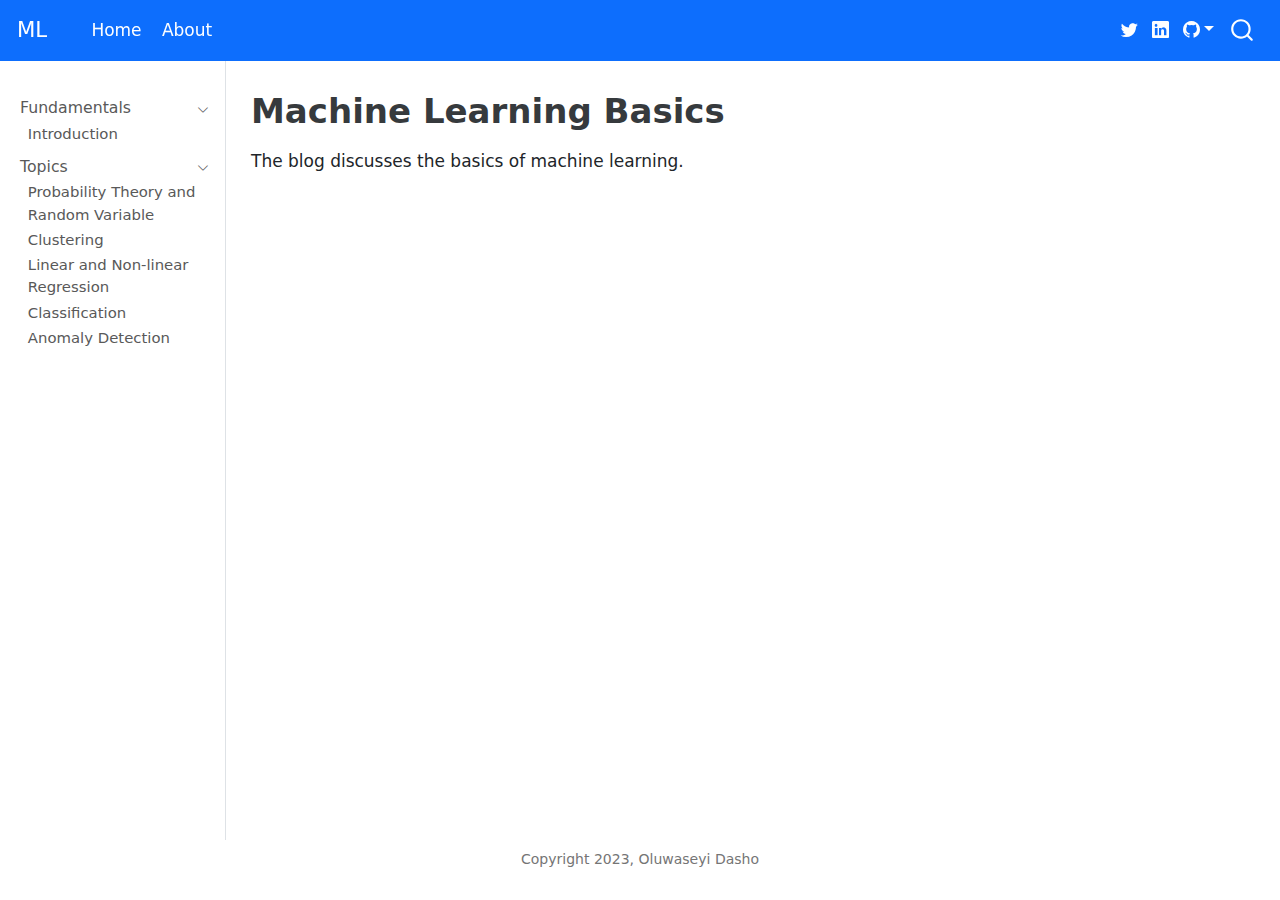
<file: docs/index.html>
<!DOCTYPE html>
<html xmlns="http://www.w3.org/1999/xhtml" lang="en" xml:lang="en"><head>

<meta charset="utf-8">
<meta name="generator" content="quarto-1.3.450">

<meta name="viewport" content="width=device-width, initial-scale=1.0, user-scalable=yes">


<title>ML - Machine Learning Basics</title>
<style>
code{white-space: pre-wrap;}
span.smallcaps{font-variant: small-caps;}
div.columns{display: flex; gap: min(4vw, 1.5em);}
div.column{flex: auto; overflow-x: auto;}
div.hanging-indent{margin-left: 1.5em; text-indent: -1.5em;}
ul.task-list{list-style: none;}
ul.task-list li input[type="checkbox"] {
  width: 0.8em;
  margin: 0 0.8em 0.2em -1em; /* quarto-specific, see https://github.com/quarto-dev/quarto-cli/issues/4556 */ 
  vertical-align: middle;
}
</style>


<script src="site_libs/quarto-nav/quarto-nav.js"></script>
<script src="site_libs/quarto-nav/headroom.min.js"></script>
<script src="site_libs/clipboard/clipboard.min.js"></script>
<script src="site_libs/quarto-search/autocomplete.umd.js"></script>
<script src="site_libs/quarto-search/fuse.min.js"></script>
<script src="site_libs/quarto-search/quarto-search.js"></script>
<meta name="quarto:offset" content="./">
<script src="site_libs/quarto-html/quarto.js"></script>
<script src="site_libs/quarto-html/popper.min.js"></script>
<script src="site_libs/quarto-html/tippy.umd.min.js"></script>
<script src="site_libs/quarto-html/anchor.min.js"></script>
<link href="site_libs/quarto-html/tippy.css" rel="stylesheet">
<link href="site_libs/quarto-html/quarto-syntax-highlighting.css" rel="stylesheet" id="quarto-text-highlighting-styles">
<script src="site_libs/bootstrap/bootstrap.min.js"></script>
<link href="site_libs/bootstrap/bootstrap-icons.css" rel="stylesheet">
<link href="site_libs/bootstrap/bootstrap.min.css" rel="stylesheet" id="quarto-bootstrap" data-mode="light">
<script id="quarto-search-options" type="application/json">{
  "location": "navbar",
  "copy-button": false,
  "collapse-after": 3,
  "panel-placement": "end",
  "type": "overlay",
  "limit": 20,
  "language": {
    "search-no-results-text": "No results",
    "search-matching-documents-text": "matching documents",
    "search-copy-link-title": "Copy link to search",
    "search-hide-matches-text": "Hide additional matches",
    "search-more-match-text": "more match in this document",
    "search-more-matches-text": "more matches in this document",
    "search-clear-button-title": "Clear",
    "search-detached-cancel-button-title": "Cancel",
    "search-submit-button-title": "Submit",
    "search-label": "Search"
  }
}</script>


</head>

<body class="nav-sidebar docked nav-fixed fullcontent">

<div id="quarto-search-results"></div>
  <header id="quarto-header" class="headroom fixed-top">
    <nav class="navbar navbar-expand-lg navbar-dark ">
      <div class="navbar-container container-fluid">
      <div class="navbar-brand-container">
    <a class="navbar-brand" href="./index.html">
    <span class="navbar-title">ML</span>
    </a>
  </div>
            <div id="quarto-search" class="" title="Search"></div>
          <button class="navbar-toggler" type="button" data-bs-toggle="collapse" data-bs-target="#navbarCollapse" aria-controls="navbarCollapse" aria-expanded="false" aria-label="Toggle navigation" onclick="if (window.quartoToggleHeadroom) { window.quartoToggleHeadroom(); }">
  <span class="navbar-toggler-icon"></span>
</button>
          <div class="collapse navbar-collapse" id="navbarCollapse">
            <ul class="navbar-nav navbar-nav-scroll me-auto">
  <li class="nav-item">
    <a class="nav-link active" href="./index.html" rel="" target="" aria-current="page">
 <span class="menu-text">Home</span></a>
  </li>  
  <li class="nav-item">
    <a class="nav-link" href="./about.html" rel="" target="">
 <span class="menu-text">About</span></a>
  </li>  
</ul>
            <div class="quarto-navbar-tools ms-auto tools-wide">
    <a href="https://twitter.com/seyidasho/" rel="" title="" class="quarto-navigation-tool px-1" aria-label=""><i class="bi bi-twitter"></i></a>
    <a href="./www.linkedin.com/in/seyidasho/" rel="" title="" class="quarto-navigation-tool px-1" aria-label=""><i class="bi bi-linkedin"></i></a>
    <div class="dropdown">
      <a href="" title="" id="quarto-navigation-tool-dropdown-0" class="quarto-navigation-tool dropdown-toggle px-1" data-bs-toggle="dropdown" aria-expanded="false" aria-label=""><i class="bi bi-github"></i></a>
      <ul class="dropdown-menu dropdown-menu-end" aria-labelledby="quarto-navigation-tool-dropdown-0">
          <li>
            <a class="dropdown-item quarto-navbar-tools ms-auto-item" href="https://github.com/seyidasho/ML_Basics">
            Source Code
            </a>
          </li>
      </ul>
    </div>
</div>
          </div> <!-- /navcollapse -->
      </div> <!-- /container-fluid -->
    </nav>
  <nav class="quarto-secondary-nav">
    <div class="container-fluid d-flex">
      <button type="button" class="quarto-btn-toggle btn" data-bs-toggle="collapse" data-bs-target="#quarto-sidebar,#quarto-sidebar-glass" aria-controls="quarto-sidebar" aria-expanded="false" aria-label="Toggle sidebar navigation" onclick="if (window.quartoToggleHeadroom) { window.quartoToggleHeadroom(); }">
        <i class="bi bi-layout-text-sidebar-reverse"></i>
      </button>
      <nav class="quarto-page-breadcrumbs" aria-label="breadcrumb"><ol class="breadcrumb"><li class="breadcrumb-item">Machine Learning Basics</li></ol></nav>
      <a class="flex-grow-1" role="button" data-bs-toggle="collapse" data-bs-target="#quarto-sidebar,#quarto-sidebar-glass" aria-controls="quarto-sidebar" aria-expanded="false" aria-label="Toggle sidebar navigation" onclick="if (window.quartoToggleHeadroom) { window.quartoToggleHeadroom(); }">      
      </a>
    </div>
  </nav>
</header>
<!-- content -->
<div id="quarto-content" class="quarto-container page-columns page-rows-contents page-layout-article page-navbar">
<!-- sidebar -->
  <nav id="quarto-sidebar" class="sidebar collapse collapse-horizontal sidebar-navigation docked overflow-auto">
    <div class="sidebar-menu-container"> 
    <ul class="list-unstyled mt-1">
        <li class="sidebar-item sidebar-item-section">
      <div class="sidebar-item-container"> 
            <a class="sidebar-item-text sidebar-link text-start" data-bs-toggle="collapse" data-bs-target="#quarto-sidebar-section-1" aria-expanded="true">
 <span class="menu-text">Fundamentals</span></a>
          <a class="sidebar-item-toggle text-start" data-bs-toggle="collapse" data-bs-target="#quarto-sidebar-section-1" aria-expanded="true" aria-label="Toggle section">
            <i class="bi bi-chevron-right ms-2"></i>
          </a> 
      </div>
      <ul id="quarto-sidebar-section-1" class="collapse list-unstyled sidebar-section depth1 show">  
          <li class="sidebar-item">
  <div class="sidebar-item-container"> 
  <a href="./intro.html" class="sidebar-item-text sidebar-link">
 <span class="menu-text">Introduction</span></a>
  </div>
</li>
      </ul>
  </li>
        <li class="sidebar-item sidebar-item-section">
      <div class="sidebar-item-container"> 
            <a class="sidebar-item-text sidebar-link text-start" data-bs-toggle="collapse" data-bs-target="#quarto-sidebar-section-2" aria-expanded="true">
 <span class="menu-text">Topics</span></a>
          <a class="sidebar-item-toggle text-start" data-bs-toggle="collapse" data-bs-target="#quarto-sidebar-section-2" aria-expanded="true" aria-label="Toggle section">
            <i class="bi bi-chevron-right ms-2"></i>
          </a> 
      </div>
      <ul id="quarto-sidebar-section-2" class="collapse list-unstyled sidebar-section depth1 show">  
          <li class="sidebar-item">
  <div class="sidebar-item-container"> 
  <a href="./Prob_Theory_Rnd.html" class="sidebar-item-text sidebar-link">
 <span class="menu-text">Probability Theory and Random Variable</span></a>
  </div>
</li>
          <li class="sidebar-item">
  <div class="sidebar-item-container"> 
  <a href="./clustering.html" class="sidebar-item-text sidebar-link">
 <span class="menu-text">Clustering</span></a>
  </div>
</li>
          <li class="sidebar-item">
  <div class="sidebar-item-container"> 
  <a href="./L_NL_Regression.html" class="sidebar-item-text sidebar-link">
 <span class="menu-text">Linear and Non-linear Regression</span></a>
  </div>
</li>
          <li class="sidebar-item">
  <div class="sidebar-item-container"> 
  <a href="./Classification.html" class="sidebar-item-text sidebar-link">
 <span class="menu-text">Classification</span></a>
  </div>
</li>
          <li class="sidebar-item">
  <div class="sidebar-item-container"> 
  <a href="./Anomaly_Detection.html" class="sidebar-item-text sidebar-link">
 <span class="menu-text">Anomaly Detection</span></a>
  </div>
</li>
      </ul>
  </li>
    </ul>
    </div>
</nav>
<div id="quarto-sidebar-glass" data-bs-toggle="collapse" data-bs-target="#quarto-sidebar,#quarto-sidebar-glass"></div>
<!-- margin-sidebar -->
    
<!-- main -->
<main class="content" id="quarto-document-content">

<header id="title-block-header" class="quarto-title-block default">
<div class="quarto-title">
<h1 class="title">Machine Learning Basics</h1>
</div>



<div class="quarto-title-meta">

    
  
    
  </div>
  

</header>

<p>The blog discusses the basics of machine learning.</p>



<a onclick="window.scrollTo(0, 0); return false;" role="button" id="quarto-back-to-top"><i class="bi bi-arrow-up"></i> Back to top</a></main> <!-- /main -->
<script id="quarto-html-after-body" type="application/javascript">
window.document.addEventListener("DOMContentLoaded", function (event) {
  const toggleBodyColorMode = (bsSheetEl) => {
    const mode = bsSheetEl.getAttribute("data-mode");
    const bodyEl = window.document.querySelector("body");
    if (mode === "dark") {
      bodyEl.classList.add("quarto-dark");
      bodyEl.classList.remove("quarto-light");
    } else {
      bodyEl.classList.add("quarto-light");
      bodyEl.classList.remove("quarto-dark");
    }
  }
  const toggleBodyColorPrimary = () => {
    const bsSheetEl = window.document.querySelector("link#quarto-bootstrap");
    if (bsSheetEl) {
      toggleBodyColorMode(bsSheetEl);
    }
  }
  toggleBodyColorPrimary();  
  const icon = "";
  const anchorJS = new window.AnchorJS();
  anchorJS.options = {
    placement: 'right',
    icon: icon
  };
  anchorJS.add('.anchored');
  const isCodeAnnotation = (el) => {
    for (const clz of el.classList) {
      if (clz.startsWith('code-annotation-')) {                     
        return true;
      }
    }
    return false;
  }
  const clipboard = new window.ClipboardJS('.code-copy-button', {
    text: function(trigger) {
      const codeEl = trigger.previousElementSibling.cloneNode(true);
      for (const childEl of codeEl.children) {
        if (isCodeAnnotation(childEl)) {
          childEl.remove();
        }
      }
      return codeEl.innerText;
    }
  });
  clipboard.on('success', function(e) {
    // button target
    const button = e.trigger;
    // don't keep focus
    button.blur();
    // flash "checked"
    button.classList.add('code-copy-button-checked');
    var currentTitle = button.getAttribute("title");
    button.setAttribute("title", "Copied!");
    let tooltip;
    if (window.bootstrap) {
      button.setAttribute("data-bs-toggle", "tooltip");
      button.setAttribute("data-bs-placement", "left");
      button.setAttribute("data-bs-title", "Copied!");
      tooltip = new bootstrap.Tooltip(button, 
        { trigger: "manual", 
          customClass: "code-copy-button-tooltip",
          offset: [0, -8]});
      tooltip.show();    
    }
    setTimeout(function() {
      if (tooltip) {
        tooltip.hide();
        button.removeAttribute("data-bs-title");
        button.removeAttribute("data-bs-toggle");
        button.removeAttribute("data-bs-placement");
      }
      button.setAttribute("title", currentTitle);
      button.classList.remove('code-copy-button-checked');
    }, 1000);
    // clear code selection
    e.clearSelection();
  });
  function tippyHover(el, contentFn) {
    const config = {
      allowHTML: true,
      content: contentFn,
      maxWidth: 500,
      delay: 100,
      arrow: false,
      appendTo: function(el) {
          return el.parentElement;
      },
      interactive: true,
      interactiveBorder: 10,
      theme: 'quarto',
      placement: 'bottom-start'
    };
    window.tippy(el, config); 
  }
  const noterefs = window.document.querySelectorAll('a[role="doc-noteref"]');
  for (var i=0; i<noterefs.length; i++) {
    const ref = noterefs[i];
    tippyHover(ref, function() {
      // use id or data attribute instead here
      let href = ref.getAttribute('data-footnote-href') || ref.getAttribute('href');
      try { href = new URL(href).hash; } catch {}
      const id = href.replace(/^#\/?/, "");
      const note = window.document.getElementById(id);
      return note.innerHTML;
    });
  }
      let selectedAnnoteEl;
      const selectorForAnnotation = ( cell, annotation) => {
        let cellAttr = 'data-code-cell="' + cell + '"';
        let lineAttr = 'data-code-annotation="' +  annotation + '"';
        const selector = 'span[' + cellAttr + '][' + lineAttr + ']';
        return selector;
      }
      const selectCodeLines = (annoteEl) => {
        const doc = window.document;
        const targetCell = annoteEl.getAttribute("data-target-cell");
        const targetAnnotation = annoteEl.getAttribute("data-target-annotation");
        const annoteSpan = window.document.querySelector(selectorForAnnotation(targetCell, targetAnnotation));
        const lines = annoteSpan.getAttribute("data-code-lines").split(",");
        const lineIds = lines.map((line) => {
          return targetCell + "-" + line;
        })
        let top = null;
        let height = null;
        let parent = null;
        if (lineIds.length > 0) {
            //compute the position of the single el (top and bottom and make a div)
            const el = window.document.getElementById(lineIds[0]);
            top = el.offsetTop;
            height = el.offsetHeight;
            parent = el.parentElement.parentElement;
          if (lineIds.length > 1) {
            const lastEl = window.document.getElementById(lineIds[lineIds.length - 1]);
            const bottom = lastEl.offsetTop + lastEl.offsetHeight;
            height = bottom - top;
          }
          if (top !== null && height !== null && parent !== null) {
            // cook up a div (if necessary) and position it 
            let div = window.document.getElementById("code-annotation-line-highlight");
            if (div === null) {
              div = window.document.createElement("div");
              div.setAttribute("id", "code-annotation-line-highlight");
              div.style.position = 'absolute';
              parent.appendChild(div);
            }
            div.style.top = top - 2 + "px";
            div.style.height = height + 4 + "px";
            let gutterDiv = window.document.getElementById("code-annotation-line-highlight-gutter");
            if (gutterDiv === null) {
              gutterDiv = window.document.createElement("div");
              gutterDiv.setAttribute("id", "code-annotation-line-highlight-gutter");
              gutterDiv.style.position = 'absolute';
              const codeCell = window.document.getElementById(targetCell);
              const gutter = codeCell.querySelector('.code-annotation-gutter');
              gutter.appendChild(gutterDiv);
            }
            gutterDiv.style.top = top - 2 + "px";
            gutterDiv.style.height = height + 4 + "px";
          }
          selectedAnnoteEl = annoteEl;
        }
      };
      const unselectCodeLines = () => {
        const elementsIds = ["code-annotation-line-highlight", "code-annotation-line-highlight-gutter"];
        elementsIds.forEach((elId) => {
          const div = window.document.getElementById(elId);
          if (div) {
            div.remove();
          }
        });
        selectedAnnoteEl = undefined;
      };
      // Attach click handler to the DT
      const annoteDls = window.document.querySelectorAll('dt[data-target-cell]');
      for (const annoteDlNode of annoteDls) {
        annoteDlNode.addEventListener('click', (event) => {
          const clickedEl = event.target;
          if (clickedEl !== selectedAnnoteEl) {
            unselectCodeLines();
            const activeEl = window.document.querySelector('dt[data-target-cell].code-annotation-active');
            if (activeEl) {
              activeEl.classList.remove('code-annotation-active');
            }
            selectCodeLines(clickedEl);
            clickedEl.classList.add('code-annotation-active');
          } else {
            // Unselect the line
            unselectCodeLines();
            clickedEl.classList.remove('code-annotation-active');
          }
        });
      }
  const findCites = (el) => {
    const parentEl = el.parentElement;
    if (parentEl) {
      const cites = parentEl.dataset.cites;
      if (cites) {
        return {
          el,
          cites: cites.split(' ')
        };
      } else {
        return findCites(el.parentElement)
      }
    } else {
      return undefined;
    }
  };
  var bibliorefs = window.document.querySelectorAll('a[role="doc-biblioref"]');
  for (var i=0; i<bibliorefs.length; i++) {
    const ref = bibliorefs[i];
    const citeInfo = findCites(ref);
    if (citeInfo) {
      tippyHover(citeInfo.el, function() {
        var popup = window.document.createElement('div');
        citeInfo.cites.forEach(function(cite) {
          var citeDiv = window.document.createElement('div');
          citeDiv.classList.add('hanging-indent');
          citeDiv.classList.add('csl-entry');
          var biblioDiv = window.document.getElementById('ref-' + cite);
          if (biblioDiv) {
            citeDiv.innerHTML = biblioDiv.innerHTML;
          }
          popup.appendChild(citeDiv);
        });
        return popup.innerHTML;
      });
    }
  }
});
</script>
</div> <!-- /content -->
<footer class="footer">
  <div class="nav-footer">
    <div class="nav-footer-left">
      &nbsp;
    </div>   
    <div class="nav-footer-center">Copyright 2023, Oluwaseyi Dasho</div>
    <div class="nav-footer-right">
      &nbsp;
    </div>
  </div>
</footer>



</body></html>
</file>
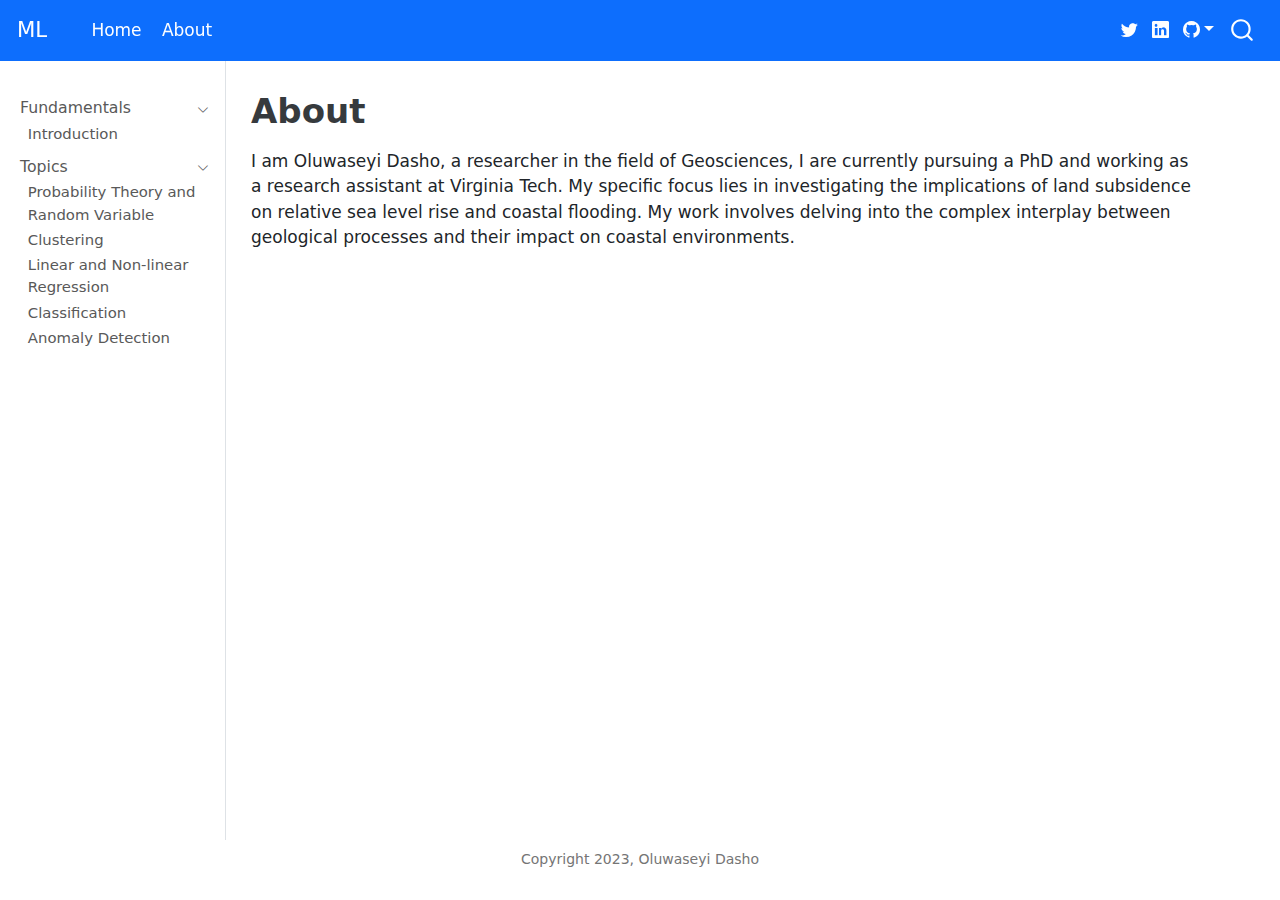
<file: docs/about.html>
<!DOCTYPE html>
<html xmlns="http://www.w3.org/1999/xhtml" lang="en" xml:lang="en"><head>

<meta charset="utf-8">
<meta name="generator" content="quarto-1.3.450">

<meta name="viewport" content="width=device-width, initial-scale=1.0, user-scalable=yes">


<title>ML - About</title>
<style>
code{white-space: pre-wrap;}
span.smallcaps{font-variant: small-caps;}
div.columns{display: flex; gap: min(4vw, 1.5em);}
div.column{flex: auto; overflow-x: auto;}
div.hanging-indent{margin-left: 1.5em; text-indent: -1.5em;}
ul.task-list{list-style: none;}
ul.task-list li input[type="checkbox"] {
  width: 0.8em;
  margin: 0 0.8em 0.2em -1em; /* quarto-specific, see https://github.com/quarto-dev/quarto-cli/issues/4556 */ 
  vertical-align: middle;
}
</style>


<script src="site_libs/quarto-nav/quarto-nav.js"></script>
<script src="site_libs/quarto-nav/headroom.min.js"></script>
<script src="site_libs/clipboard/clipboard.min.js"></script>
<script src="site_libs/quarto-search/autocomplete.umd.js"></script>
<script src="site_libs/quarto-search/fuse.min.js"></script>
<script src="site_libs/quarto-search/quarto-search.js"></script>
<meta name="quarto:offset" content="./">
<script src="site_libs/quarto-html/quarto.js"></script>
<script src="site_libs/quarto-html/popper.min.js"></script>
<script src="site_libs/quarto-html/tippy.umd.min.js"></script>
<script src="site_libs/quarto-html/anchor.min.js"></script>
<link href="site_libs/quarto-html/tippy.css" rel="stylesheet">
<link href="site_libs/quarto-html/quarto-syntax-highlighting.css" rel="stylesheet" id="quarto-text-highlighting-styles">
<script src="site_libs/bootstrap/bootstrap.min.js"></script>
<link href="site_libs/bootstrap/bootstrap-icons.css" rel="stylesheet">
<link href="site_libs/bootstrap/bootstrap.min.css" rel="stylesheet" id="quarto-bootstrap" data-mode="light">
<script id="quarto-search-options" type="application/json">{
  "location": "navbar",
  "copy-button": false,
  "collapse-after": 3,
  "panel-placement": "end",
  "type": "overlay",
  "limit": 20,
  "language": {
    "search-no-results-text": "No results",
    "search-matching-documents-text": "matching documents",
    "search-copy-link-title": "Copy link to search",
    "search-hide-matches-text": "Hide additional matches",
    "search-more-match-text": "more match in this document",
    "search-more-matches-text": "more matches in this document",
    "search-clear-button-title": "Clear",
    "search-detached-cancel-button-title": "Cancel",
    "search-submit-button-title": "Submit",
    "search-label": "Search"
  }
}</script>


</head>

<body class="nav-sidebar docked nav-fixed fullcontent">

<div id="quarto-search-results"></div>
  <header id="quarto-header" class="headroom fixed-top">
    <nav class="navbar navbar-expand-lg navbar-dark ">
      <div class="navbar-container container-fluid">
      <div class="navbar-brand-container">
    <a class="navbar-brand" href="./index.html">
    <span class="navbar-title">ML</span>
    </a>
  </div>
            <div id="quarto-search" class="" title="Search"></div>
          <button class="navbar-toggler" type="button" data-bs-toggle="collapse" data-bs-target="#navbarCollapse" aria-controls="navbarCollapse" aria-expanded="false" aria-label="Toggle navigation" onclick="if (window.quartoToggleHeadroom) { window.quartoToggleHeadroom(); }">
  <span class="navbar-toggler-icon"></span>
</button>
          <div class="collapse navbar-collapse" id="navbarCollapse">
            <ul class="navbar-nav navbar-nav-scroll me-auto">
  <li class="nav-item">
    <a class="nav-link" href="./index.html" rel="" target="">
 <span class="menu-text">Home</span></a>
  </li>  
  <li class="nav-item">
    <a class="nav-link active" href="./about.html" rel="" target="" aria-current="page">
 <span class="menu-text">About</span></a>
  </li>  
</ul>
            <div class="quarto-navbar-tools ms-auto tools-wide">
    <a href="https://twitter.com/seyidasho/" rel="" title="" class="quarto-navigation-tool px-1" aria-label=""><i class="bi bi-twitter"></i></a>
    <a href="./www.linkedin.com/in/seyidasho/" rel="" title="" class="quarto-navigation-tool px-1" aria-label=""><i class="bi bi-linkedin"></i></a>
    <div class="dropdown">
      <a href="" title="" id="quarto-navigation-tool-dropdown-0" class="quarto-navigation-tool dropdown-toggle px-1" data-bs-toggle="dropdown" aria-expanded="false" aria-label=""><i class="bi bi-github"></i></a>
      <ul class="dropdown-menu dropdown-menu-end" aria-labelledby="quarto-navigation-tool-dropdown-0">
          <li>
            <a class="dropdown-item quarto-navbar-tools ms-auto-item" href="https://github.com/seyidasho/ML_Basics">
            Source Code
            </a>
          </li>
      </ul>
    </div>
</div>
          </div> <!-- /navcollapse -->
      </div> <!-- /container-fluid -->
    </nav>
  <nav class="quarto-secondary-nav">
    <div class="container-fluid d-flex">
      <button type="button" class="quarto-btn-toggle btn" data-bs-toggle="collapse" data-bs-target="#quarto-sidebar,#quarto-sidebar-glass" aria-controls="quarto-sidebar" aria-expanded="false" aria-label="Toggle sidebar navigation" onclick="if (window.quartoToggleHeadroom) { window.quartoToggleHeadroom(); }">
        <i class="bi bi-layout-text-sidebar-reverse"></i>
      </button>
      <nav class="quarto-page-breadcrumbs" aria-label="breadcrumb"><ol class="breadcrumb"><li class="breadcrumb-item">About</li></ol></nav>
      <a class="flex-grow-1" role="button" data-bs-toggle="collapse" data-bs-target="#quarto-sidebar,#quarto-sidebar-glass" aria-controls="quarto-sidebar" aria-expanded="false" aria-label="Toggle sidebar navigation" onclick="if (window.quartoToggleHeadroom) { window.quartoToggleHeadroom(); }">      
      </a>
    </div>
  </nav>
</header>
<!-- content -->
<div id="quarto-content" class="quarto-container page-columns page-rows-contents page-layout-article page-navbar">
<!-- sidebar -->
  <nav id="quarto-sidebar" class="sidebar collapse collapse-horizontal sidebar-navigation docked overflow-auto">
    <div class="sidebar-menu-container"> 
    <ul class="list-unstyled mt-1">
        <li class="sidebar-item sidebar-item-section">
      <div class="sidebar-item-container"> 
            <a class="sidebar-item-text sidebar-link text-start" data-bs-toggle="collapse" data-bs-target="#quarto-sidebar-section-1" aria-expanded="true">
 <span class="menu-text">Fundamentals</span></a>
          <a class="sidebar-item-toggle text-start" data-bs-toggle="collapse" data-bs-target="#quarto-sidebar-section-1" aria-expanded="true" aria-label="Toggle section">
            <i class="bi bi-chevron-right ms-2"></i>
          </a> 
      </div>
      <ul id="quarto-sidebar-section-1" class="collapse list-unstyled sidebar-section depth1 show">  
          <li class="sidebar-item">
  <div class="sidebar-item-container"> 
  <a href="./intro.html" class="sidebar-item-text sidebar-link">
 <span class="menu-text">Introduction</span></a>
  </div>
</li>
      </ul>
  </li>
        <li class="sidebar-item sidebar-item-section">
      <div class="sidebar-item-container"> 
            <a class="sidebar-item-text sidebar-link text-start" data-bs-toggle="collapse" data-bs-target="#quarto-sidebar-section-2" aria-expanded="true">
 <span class="menu-text">Topics</span></a>
          <a class="sidebar-item-toggle text-start" data-bs-toggle="collapse" data-bs-target="#quarto-sidebar-section-2" aria-expanded="true" aria-label="Toggle section">
            <i class="bi bi-chevron-right ms-2"></i>
          </a> 
      </div>
      <ul id="quarto-sidebar-section-2" class="collapse list-unstyled sidebar-section depth1 show">  
          <li class="sidebar-item">
  <div class="sidebar-item-container"> 
  <a href="./Prob_Theory_Rnd.html" class="sidebar-item-text sidebar-link">
 <span class="menu-text">Probability Theory and Random Variable</span></a>
  </div>
</li>
          <li class="sidebar-item">
  <div class="sidebar-item-container"> 
  <a href="./clustering.html" class="sidebar-item-text sidebar-link">
 <span class="menu-text">Clustering</span></a>
  </div>
</li>
          <li class="sidebar-item">
  <div class="sidebar-item-container"> 
  <a href="./L_NL_Regression.html" class="sidebar-item-text sidebar-link">
 <span class="menu-text">Linear and Non-linear Regression</span></a>
  </div>
</li>
          <li class="sidebar-item">
  <div class="sidebar-item-container"> 
  <a href="./Classification.html" class="sidebar-item-text sidebar-link">
 <span class="menu-text">Classification</span></a>
  </div>
</li>
          <li class="sidebar-item">
  <div class="sidebar-item-container"> 
  <a href="./Anomaly_Detection.html" class="sidebar-item-text sidebar-link">
 <span class="menu-text">Anomaly Detection</span></a>
  </div>
</li>
      </ul>
  </li>
    </ul>
    </div>
</nav>
<div id="quarto-sidebar-glass" data-bs-toggle="collapse" data-bs-target="#quarto-sidebar,#quarto-sidebar-glass"></div>
<!-- margin-sidebar -->
    
<!-- main -->
<main class="content" id="quarto-document-content">

<header id="title-block-header" class="quarto-title-block default">
<div class="quarto-title">
<h1 class="title">About</h1>
</div>



<div class="quarto-title-meta">

    
  
    
  </div>
  

</header>

<p>I am Oluwaseyi Dasho, a researcher in the field of Geosciences, I are currently pursuing a PhD and working as a research assistant at Virginia Tech. My specific focus lies in investigating the implications of land subsidence on relative sea level rise and coastal flooding. My work involves delving into the complex interplay between geological processes and their impact on coastal environments.</p>



<a onclick="window.scrollTo(0, 0); return false;" role="button" id="quarto-back-to-top"><i class="bi bi-arrow-up"></i> Back to top</a></main> <!-- /main -->
<script id="quarto-html-after-body" type="application/javascript">
window.document.addEventListener("DOMContentLoaded", function (event) {
  const toggleBodyColorMode = (bsSheetEl) => {
    const mode = bsSheetEl.getAttribute("data-mode");
    const bodyEl = window.document.querySelector("body");
    if (mode === "dark") {
      bodyEl.classList.add("quarto-dark");
      bodyEl.classList.remove("quarto-light");
    } else {
      bodyEl.classList.add("quarto-light");
      bodyEl.classList.remove("quarto-dark");
    }
  }
  const toggleBodyColorPrimary = () => {
    const bsSheetEl = window.document.querySelector("link#quarto-bootstrap");
    if (bsSheetEl) {
      toggleBodyColorMode(bsSheetEl);
    }
  }
  toggleBodyColorPrimary();  
  const icon = "";
  const anchorJS = new window.AnchorJS();
  anchorJS.options = {
    placement: 'right',
    icon: icon
  };
  anchorJS.add('.anchored');
  const isCodeAnnotation = (el) => {
    for (const clz of el.classList) {
      if (clz.startsWith('code-annotation-')) {                     
        return true;
      }
    }
    return false;
  }
  const clipboard = new window.ClipboardJS('.code-copy-button', {
    text: function(trigger) {
      const codeEl = trigger.previousElementSibling.cloneNode(true);
      for (const childEl of codeEl.children) {
        if (isCodeAnnotation(childEl)) {
          childEl.remove();
        }
      }
      return codeEl.innerText;
    }
  });
  clipboard.on('success', function(e) {
    // button target
    const button = e.trigger;
    // don't keep focus
    button.blur();
    // flash "checked"
    button.classList.add('code-copy-button-checked');
    var currentTitle = button.getAttribute("title");
    button.setAttribute("title", "Copied!");
    let tooltip;
    if (window.bootstrap) {
      button.setAttribute("data-bs-toggle", "tooltip");
      button.setAttribute("data-bs-placement", "left");
      button.setAttribute("data-bs-title", "Copied!");
      tooltip = new bootstrap.Tooltip(button, 
        { trigger: "manual", 
          customClass: "code-copy-button-tooltip",
          offset: [0, -8]});
      tooltip.show();    
    }
    setTimeout(function() {
      if (tooltip) {
        tooltip.hide();
        button.removeAttribute("data-bs-title");
        button.removeAttribute("data-bs-toggle");
        button.removeAttribute("data-bs-placement");
      }
      button.setAttribute("title", currentTitle);
      button.classList.remove('code-copy-button-checked');
    }, 1000);
    // clear code selection
    e.clearSelection();
  });
  function tippyHover(el, contentFn) {
    const config = {
      allowHTML: true,
      content: contentFn,
      maxWidth: 500,
      delay: 100,
      arrow: false,
      appendTo: function(el) {
          return el.parentElement;
      },
      interactive: true,
      interactiveBorder: 10,
      theme: 'quarto',
      placement: 'bottom-start'
    };
    window.tippy(el, config); 
  }
  const noterefs = window.document.querySelectorAll('a[role="doc-noteref"]');
  for (var i=0; i<noterefs.length; i++) {
    const ref = noterefs[i];
    tippyHover(ref, function() {
      // use id or data attribute instead here
      let href = ref.getAttribute('data-footnote-href') || ref.getAttribute('href');
      try { href = new URL(href).hash; } catch {}
      const id = href.replace(/^#\/?/, "");
      const note = window.document.getElementById(id);
      return note.innerHTML;
    });
  }
      let selectedAnnoteEl;
      const selectorForAnnotation = ( cell, annotation) => {
        let cellAttr = 'data-code-cell="' + cell + '"';
        let lineAttr = 'data-code-annotation="' +  annotation + '"';
        const selector = 'span[' + cellAttr + '][' + lineAttr + ']';
        return selector;
      }
      const selectCodeLines = (annoteEl) => {
        const doc = window.document;
        const targetCell = annoteEl.getAttribute("data-target-cell");
        const targetAnnotation = annoteEl.getAttribute("data-target-annotation");
        const annoteSpan = window.document.querySelector(selectorForAnnotation(targetCell, targetAnnotation));
        const lines = annoteSpan.getAttribute("data-code-lines").split(",");
        const lineIds = lines.map((line) => {
          return targetCell + "-" + line;
        })
        let top = null;
        let height = null;
        let parent = null;
        if (lineIds.length > 0) {
            //compute the position of the single el (top and bottom and make a div)
            const el = window.document.getElementById(lineIds[0]);
            top = el.offsetTop;
            height = el.offsetHeight;
            parent = el.parentElement.parentElement;
          if (lineIds.length > 1) {
            const lastEl = window.document.getElementById(lineIds[lineIds.length - 1]);
            const bottom = lastEl.offsetTop + lastEl.offsetHeight;
            height = bottom - top;
          }
          if (top !== null && height !== null && parent !== null) {
            // cook up a div (if necessary) and position it 
            let div = window.document.getElementById("code-annotation-line-highlight");
            if (div === null) {
              div = window.document.createElement("div");
              div.setAttribute("id", "code-annotation-line-highlight");
              div.style.position = 'absolute';
              parent.appendChild(div);
            }
            div.style.top = top - 2 + "px";
            div.style.height = height + 4 + "px";
            let gutterDiv = window.document.getElementById("code-annotation-line-highlight-gutter");
            if (gutterDiv === null) {
              gutterDiv = window.document.createElement("div");
              gutterDiv.setAttribute("id", "code-annotation-line-highlight-gutter");
              gutterDiv.style.position = 'absolute';
              const codeCell = window.document.getElementById(targetCell);
              const gutter = codeCell.querySelector('.code-annotation-gutter');
              gutter.appendChild(gutterDiv);
            }
            gutterDiv.style.top = top - 2 + "px";
            gutterDiv.style.height = height + 4 + "px";
          }
          selectedAnnoteEl = annoteEl;
        }
      };
      const unselectCodeLines = () => {
        const elementsIds = ["code-annotation-line-highlight", "code-annotation-line-highlight-gutter"];
        elementsIds.forEach((elId) => {
          const div = window.document.getElementById(elId);
          if (div) {
            div.remove();
          }
        });
        selectedAnnoteEl = undefined;
      };
      // Attach click handler to the DT
      const annoteDls = window.document.querySelectorAll('dt[data-target-cell]');
      for (const annoteDlNode of annoteDls) {
        annoteDlNode.addEventListener('click', (event) => {
          const clickedEl = event.target;
          if (clickedEl !== selectedAnnoteEl) {
            unselectCodeLines();
            const activeEl = window.document.querySelector('dt[data-target-cell].code-annotation-active');
            if (activeEl) {
              activeEl.classList.remove('code-annotation-active');
            }
            selectCodeLines(clickedEl);
            clickedEl.classList.add('code-annotation-active');
          } else {
            // Unselect the line
            unselectCodeLines();
            clickedEl.classList.remove('code-annotation-active');
          }
        });
      }
  const findCites = (el) => {
    const parentEl = el.parentElement;
    if (parentEl) {
      const cites = parentEl.dataset.cites;
      if (cites) {
        return {
          el,
          cites: cites.split(' ')
        };
      } else {
        return findCites(el.parentElement)
      }
    } else {
      return undefined;
    }
  };
  var bibliorefs = window.document.querySelectorAll('a[role="doc-biblioref"]');
  for (var i=0; i<bibliorefs.length; i++) {
    const ref = bibliorefs[i];
    const citeInfo = findCites(ref);
    if (citeInfo) {
      tippyHover(citeInfo.el, function() {
        var popup = window.document.createElement('div');
        citeInfo.cites.forEach(function(cite) {
          var citeDiv = window.document.createElement('div');
          citeDiv.classList.add('hanging-indent');
          citeDiv.classList.add('csl-entry');
          var biblioDiv = window.document.getElementById('ref-' + cite);
          if (biblioDiv) {
            citeDiv.innerHTML = biblioDiv.innerHTML;
          }
          popup.appendChild(citeDiv);
        });
        return popup.innerHTML;
      });
    }
  }
});
</script>
</div> <!-- /content -->
<footer class="footer">
  <div class="nav-footer">
    <div class="nav-footer-left">
      &nbsp;
    </div>   
    <div class="nav-footer-center">Copyright 2023, Oluwaseyi Dasho</div>
    <div class="nav-footer-right">
      &nbsp;
    </div>
  </div>
</footer>



</body></html>
</file>
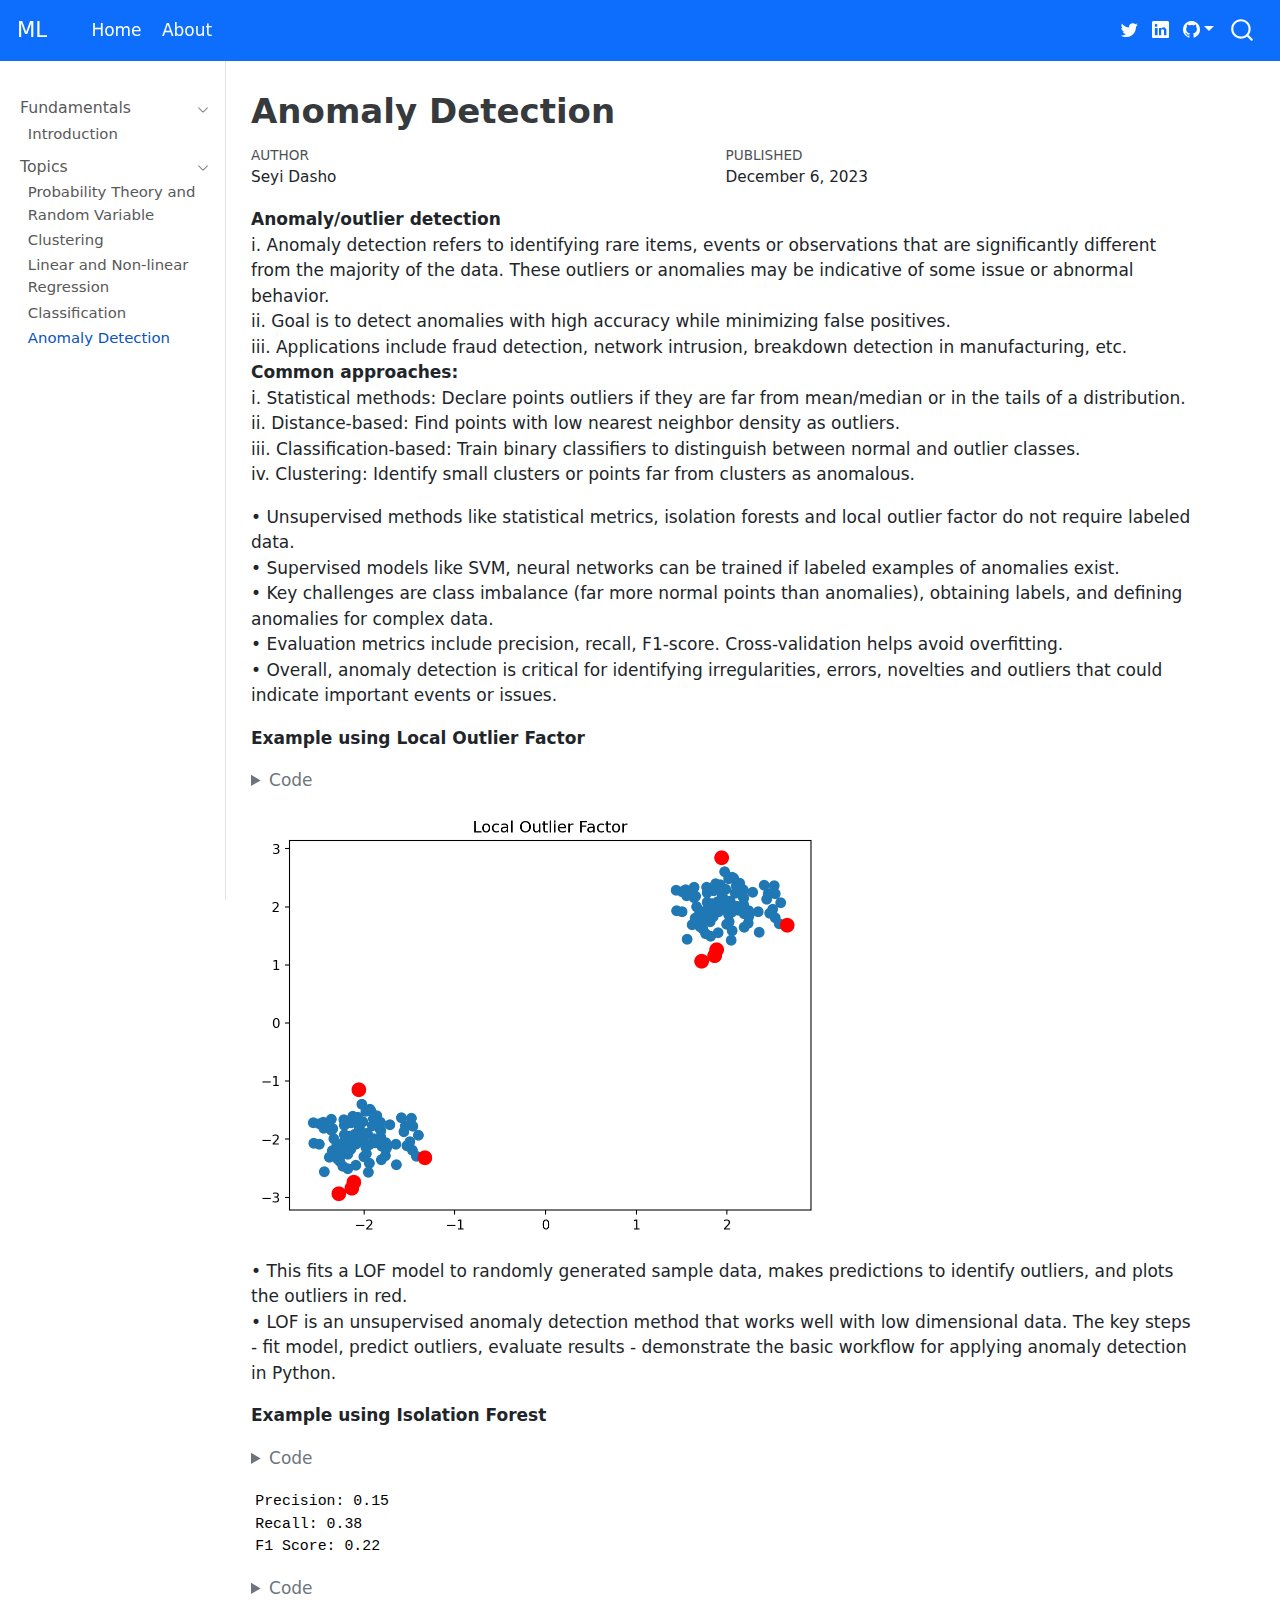
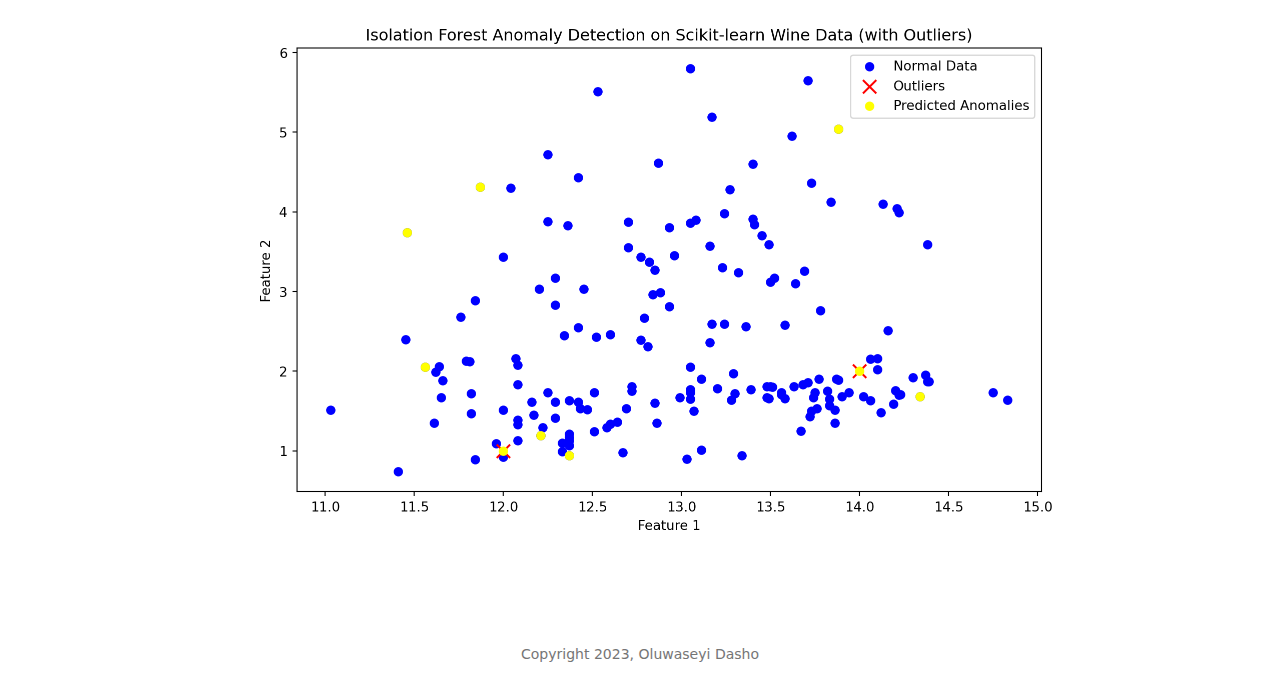
<file: docs/Anomaly_Detection.html>
<!DOCTYPE html>
<html xmlns="http://www.w3.org/1999/xhtml" lang="en" xml:lang="en"><head>

<meta charset="utf-8">
<meta name="generator" content="quarto-1.3.450">

<meta name="viewport" content="width=device-width, initial-scale=1.0, user-scalable=yes">

<meta name="author" content="Seyi Dasho">
<meta name="dcterms.date" content="2023-12-06">

<title>ML - Anomaly Detection</title>
<style>
code{white-space: pre-wrap;}
span.smallcaps{font-variant: small-caps;}
div.columns{display: flex; gap: min(4vw, 1.5em);}
div.column{flex: auto; overflow-x: auto;}
div.hanging-indent{margin-left: 1.5em; text-indent: -1.5em;}
ul.task-list{list-style: none;}
ul.task-list li input[type="checkbox"] {
  width: 0.8em;
  margin: 0 0.8em 0.2em -1em; /* quarto-specific, see https://github.com/quarto-dev/quarto-cli/issues/4556 */ 
  vertical-align: middle;
}
/* CSS for syntax highlighting */
pre > code.sourceCode { white-space: pre; position: relative; }
pre > code.sourceCode > span { display: inline-block; line-height: 1.25; }
pre > code.sourceCode > span:empty { height: 1.2em; }
.sourceCode { overflow: visible; }
code.sourceCode > span { color: inherit; text-decoration: inherit; }
div.sourceCode { margin: 1em 0; }
pre.sourceCode { margin: 0; }
@media screen {
div.sourceCode { overflow: auto; }
}
@media print {
pre > code.sourceCode { white-space: pre-wrap; }
pre > code.sourceCode > span { text-indent: -5em; padding-left: 5em; }
}
pre.numberSource code
  { counter-reset: source-line 0; }
pre.numberSource code > span
  { position: relative; left: -4em; counter-increment: source-line; }
pre.numberSource code > span > a:first-child::before
  { content: counter(source-line);
    position: relative; left: -1em; text-align: right; vertical-align: baseline;
    border: none; display: inline-block;
    -webkit-touch-callout: none; -webkit-user-select: none;
    -khtml-user-select: none; -moz-user-select: none;
    -ms-user-select: none; user-select: none;
    padding: 0 4px; width: 4em;
  }
pre.numberSource { margin-left: 3em;  padding-left: 4px; }
div.sourceCode
  {   }
@media screen {
pre > code.sourceCode > span > a:first-child::before { text-decoration: underline; }
}
</style>


<script src="site_libs/quarto-nav/quarto-nav.js"></script>
<script src="site_libs/quarto-nav/headroom.min.js"></script>
<script src="site_libs/clipboard/clipboard.min.js"></script>
<script src="site_libs/quarto-search/autocomplete.umd.js"></script>
<script src="site_libs/quarto-search/fuse.min.js"></script>
<script src="site_libs/quarto-search/quarto-search.js"></script>
<meta name="quarto:offset" content="./">
<script src="site_libs/quarto-html/quarto.js"></script>
<script src="site_libs/quarto-html/popper.min.js"></script>
<script src="site_libs/quarto-html/tippy.umd.min.js"></script>
<script src="site_libs/quarto-html/anchor.min.js"></script>
<link href="site_libs/quarto-html/tippy.css" rel="stylesheet">
<link href="site_libs/quarto-html/quarto-syntax-highlighting.css" rel="stylesheet" id="quarto-text-highlighting-styles">
<script src="site_libs/bootstrap/bootstrap.min.js"></script>
<link href="site_libs/bootstrap/bootstrap-icons.css" rel="stylesheet">
<link href="site_libs/bootstrap/bootstrap.min.css" rel="stylesheet" id="quarto-bootstrap" data-mode="light">
<script id="quarto-search-options" type="application/json">{
  "location": "navbar",
  "copy-button": false,
  "collapse-after": 3,
  "panel-placement": "end",
  "type": "overlay",
  "limit": 20,
  "language": {
    "search-no-results-text": "No results",
    "search-matching-documents-text": "matching documents",
    "search-copy-link-title": "Copy link to search",
    "search-hide-matches-text": "Hide additional matches",
    "search-more-match-text": "more match in this document",
    "search-more-matches-text": "more matches in this document",
    "search-clear-button-title": "Clear",
    "search-detached-cancel-button-title": "Cancel",
    "search-submit-button-title": "Submit",
    "search-label": "Search"
  }
}</script>


</head>

<body class="nav-sidebar docked nav-fixed fullcontent">

<div id="quarto-search-results"></div>
  <header id="quarto-header" class="headroom fixed-top">
    <nav class="navbar navbar-expand-lg navbar-dark ">
      <div class="navbar-container container-fluid">
      <div class="navbar-brand-container">
    <a class="navbar-brand" href="./index.html">
    <span class="navbar-title">ML</span>
    </a>
  </div>
            <div id="quarto-search" class="" title="Search"></div>
          <button class="navbar-toggler" type="button" data-bs-toggle="collapse" data-bs-target="#navbarCollapse" aria-controls="navbarCollapse" aria-expanded="false" aria-label="Toggle navigation" onclick="if (window.quartoToggleHeadroom) { window.quartoToggleHeadroom(); }">
  <span class="navbar-toggler-icon"></span>
</button>
          <div class="collapse navbar-collapse" id="navbarCollapse">
            <ul class="navbar-nav navbar-nav-scroll me-auto">
  <li class="nav-item">
    <a class="nav-link" href="./index.html" rel="" target="">
 <span class="menu-text">Home</span></a>
  </li>  
  <li class="nav-item">
    <a class="nav-link" href="./about.html" rel="" target="">
 <span class="menu-text">About</span></a>
  </li>  
</ul>
            <div class="quarto-navbar-tools ms-auto tools-wide">
    <a href="https://twitter.com/seyidasho/" rel="" title="" class="quarto-navigation-tool px-1" aria-label=""><i class="bi bi-twitter"></i></a>
    <a href="./www.linkedin.com/in/seyidasho/" rel="" title="" class="quarto-navigation-tool px-1" aria-label=""><i class="bi bi-linkedin"></i></a>
    <div class="dropdown">
      <a href="" title="" id="quarto-navigation-tool-dropdown-0" class="quarto-navigation-tool dropdown-toggle px-1" data-bs-toggle="dropdown" aria-expanded="false" aria-label=""><i class="bi bi-github"></i></a>
      <ul class="dropdown-menu dropdown-menu-end" aria-labelledby="quarto-navigation-tool-dropdown-0">
          <li>
            <a class="dropdown-item quarto-navbar-tools ms-auto-item" href="https://github.com/seyidasho/ML_Basics">
            Source Code
            </a>
          </li>
      </ul>
    </div>
</div>
          </div> <!-- /navcollapse -->
      </div> <!-- /container-fluid -->
    </nav>
  <nav class="quarto-secondary-nav">
    <div class="container-fluid d-flex">
      <button type="button" class="quarto-btn-toggle btn" data-bs-toggle="collapse" data-bs-target="#quarto-sidebar,#quarto-sidebar-glass" aria-controls="quarto-sidebar" aria-expanded="false" aria-label="Toggle sidebar navigation" onclick="if (window.quartoToggleHeadroom) { window.quartoToggleHeadroom(); }">
        <i class="bi bi-layout-text-sidebar-reverse"></i>
      </button>
      <nav class="quarto-page-breadcrumbs" aria-label="breadcrumb"><ol class="breadcrumb"><li class="breadcrumb-item"><a href="./Prob_Theory_Rnd.html">Topics</a></li><li class="breadcrumb-item"><a href="./Anomaly_Detection.html">Anomaly Detection</a></li></ol></nav>
      <a class="flex-grow-1" role="button" data-bs-toggle="collapse" data-bs-target="#quarto-sidebar,#quarto-sidebar-glass" aria-controls="quarto-sidebar" aria-expanded="false" aria-label="Toggle sidebar navigation" onclick="if (window.quartoToggleHeadroom) { window.quartoToggleHeadroom(); }">      
      </a>
    </div>
  </nav>
</header>
<!-- content -->
<div id="quarto-content" class="quarto-container page-columns page-rows-contents page-layout-article page-navbar">
<!-- sidebar -->
  <nav id="quarto-sidebar" class="sidebar collapse collapse-horizontal sidebar-navigation docked overflow-auto">
    <div class="sidebar-menu-container"> 
    <ul class="list-unstyled mt-1">
        <li class="sidebar-item sidebar-item-section">
      <div class="sidebar-item-container"> 
            <a class="sidebar-item-text sidebar-link text-start" data-bs-toggle="collapse" data-bs-target="#quarto-sidebar-section-1" aria-expanded="true">
 <span class="menu-text">Fundamentals</span></a>
          <a class="sidebar-item-toggle text-start" data-bs-toggle="collapse" data-bs-target="#quarto-sidebar-section-1" aria-expanded="true" aria-label="Toggle section">
            <i class="bi bi-chevron-right ms-2"></i>
          </a> 
      </div>
      <ul id="quarto-sidebar-section-1" class="collapse list-unstyled sidebar-section depth1 show">  
          <li class="sidebar-item">
  <div class="sidebar-item-container"> 
  <a href="./intro.html" class="sidebar-item-text sidebar-link">
 <span class="menu-text">Introduction</span></a>
  </div>
</li>
      </ul>
  </li>
        <li class="sidebar-item sidebar-item-section">
      <div class="sidebar-item-container"> 
            <a class="sidebar-item-text sidebar-link text-start" data-bs-toggle="collapse" data-bs-target="#quarto-sidebar-section-2" aria-expanded="true">
 <span class="menu-text">Topics</span></a>
          <a class="sidebar-item-toggle text-start" data-bs-toggle="collapse" data-bs-target="#quarto-sidebar-section-2" aria-expanded="true" aria-label="Toggle section">
            <i class="bi bi-chevron-right ms-2"></i>
          </a> 
      </div>
      <ul id="quarto-sidebar-section-2" class="collapse list-unstyled sidebar-section depth1 show">  
          <li class="sidebar-item">
  <div class="sidebar-item-container"> 
  <a href="./Prob_Theory_Rnd.html" class="sidebar-item-text sidebar-link">
 <span class="menu-text">Probability Theory and Random Variable</span></a>
  </div>
</li>
          <li class="sidebar-item">
  <div class="sidebar-item-container"> 
  <a href="./clustering.html" class="sidebar-item-text sidebar-link">
 <span class="menu-text">Clustering</span></a>
  </div>
</li>
          <li class="sidebar-item">
  <div class="sidebar-item-container"> 
  <a href="./L_NL_Regression.html" class="sidebar-item-text sidebar-link">
 <span class="menu-text">Linear and Non-linear Regression</span></a>
  </div>
</li>
          <li class="sidebar-item">
  <div class="sidebar-item-container"> 
  <a href="./Classification.html" class="sidebar-item-text sidebar-link">
 <span class="menu-text">Classification</span></a>
  </div>
</li>
          <li class="sidebar-item">
  <div class="sidebar-item-container"> 
  <a href="./Anomaly_Detection.html" class="sidebar-item-text sidebar-link active">
 <span class="menu-text">Anomaly Detection</span></a>
  </div>
</li>
      </ul>
  </li>
    </ul>
    </div>
</nav>
<div id="quarto-sidebar-glass" data-bs-toggle="collapse" data-bs-target="#quarto-sidebar,#quarto-sidebar-glass"></div>
<!-- margin-sidebar -->
    
<!-- main -->
<main class="content" id="quarto-document-content">

<header id="title-block-header" class="quarto-title-block default">
<div class="quarto-title">
<h1 class="title">Anomaly Detection</h1>
</div>



<div class="quarto-title-meta">

    <div>
    <div class="quarto-title-meta-heading">Author</div>
    <div class="quarto-title-meta-contents">
             <p>Seyi Dasho </p>
          </div>
  </div>
    
    <div>
    <div class="quarto-title-meta-heading">Published</div>
    <div class="quarto-title-meta-contents">
      <p class="date">December 6, 2023</p>
    </div>
  </div>
  
    
  </div>
  

</header>

<p><strong>Anomaly/outlier detection</strong><br> i. Anomaly detection refers to identifying rare items, events or observations that are significantly different from the majority of the data. These outliers or anomalies may be indicative of some issue or abnormal behavior.<br> ii. Goal is to detect anomalies with high accuracy while minimizing false positives.<br> iii. Applications include fraud detection, network intrusion, breakdown detection in manufacturing, etc.<br> <strong>Common approaches:</strong> <br> i. Statistical methods: Declare points outliers if they are far from mean/median or in the tails of a distribution.<br> ii. Distance-based: Find points with low nearest neighbor density as outliers.<br> iii. Classification-based: Train binary classifiers to distinguish between normal and outlier classes.<br> iv. Clustering: Identify small clusters or points far from clusters as anomalous.<br></p>
<p>• Unsupervised methods like statistical metrics, isolation forests and local outlier factor do not require labeled data.<br> • Supervised models like SVM, neural networks can be trained if labeled examples of anomalies exist.<br> • Key challenges are class imbalance (far more normal points than anomalies), obtaining labels, and defining anomalies for complex data.<br> • Evaluation metrics include precision, recall, F1-score. Cross-validation helps avoid overfitting.<br> • Overall, anomaly detection is critical for identifying irregularities, errors, novelties and outliers that could indicate important events or issues.<br></p>
<p><strong>Example using Local Outlier Factor</strong></p>
<div class="cell" data-tags="[]" data-execution_count="1">
<details>
<summary>Code</summary>
<div class="sourceCode cell-code" id="cb1"><pre class="sourceCode python code-with-copy"><code class="sourceCode python"><span id="cb1-1"><a href="#cb1-1" aria-hidden="true" tabindex="-1"></a><span class="im">from</span> sklearn.neighbors <span class="im">import</span> LocalOutlierFactor</span>
<span id="cb1-2"><a href="#cb1-2" aria-hidden="true" tabindex="-1"></a><span class="im">import</span> numpy <span class="im">as</span> np</span>
<span id="cb1-3"><a href="#cb1-3" aria-hidden="true" tabindex="-1"></a><span class="im">import</span> matplotlib.pyplot <span class="im">as</span> plt</span>
<span id="cb1-4"><a href="#cb1-4" aria-hidden="true" tabindex="-1"></a></span>
<span id="cb1-5"><a href="#cb1-5" aria-hidden="true" tabindex="-1"></a><span class="co"># Generate sample data</span></span>
<span id="cb1-6"><a href="#cb1-6" aria-hidden="true" tabindex="-1"></a>X <span class="op">=</span> <span class="fl">0.3</span> <span class="op">*</span> np.random.randn(<span class="dv">100</span>, <span class="dv">2</span>)</span>
<span id="cb1-7"><a href="#cb1-7" aria-hidden="true" tabindex="-1"></a>X <span class="op">=</span> np.r_[X <span class="op">+</span> <span class="dv">2</span>, X <span class="op">-</span> <span class="dv">2</span>]</span>
<span id="cb1-8"><a href="#cb1-8" aria-hidden="true" tabindex="-1"></a></span>
<span id="cb1-9"><a href="#cb1-9" aria-hidden="true" tabindex="-1"></a><span class="co"># </span></span>
<span id="cb1-10"><a href="#cb1-10" aria-hidden="true" tabindex="-1"></a></span>
<span id="cb1-11"><a href="#cb1-11" aria-hidden="true" tabindex="-1"></a><span class="co"># Fit LOF model</span></span>
<span id="cb1-12"><a href="#cb1-12" aria-hidden="true" tabindex="-1"></a>clf <span class="op">=</span> LocalOutlierFactor()</span>
<span id="cb1-13"><a href="#cb1-13" aria-hidden="true" tabindex="-1"></a>y_pred <span class="op">=</span> clf.fit_predict(X)</span>
<span id="cb1-14"><a href="#cb1-14" aria-hidden="true" tabindex="-1"></a></span>
<span id="cb1-15"><a href="#cb1-15" aria-hidden="true" tabindex="-1"></a><span class="co"># Identify outliers</span></span>
<span id="cb1-16"><a href="#cb1-16" aria-hidden="true" tabindex="-1"></a>outlier_idx <span class="op">=</span> np.where(y_pred <span class="op">==</span> <span class="op">-</span><span class="dv">1</span>)</span>
<span id="cb1-17"><a href="#cb1-17" aria-hidden="true" tabindex="-1"></a></span>
<span id="cb1-18"><a href="#cb1-18" aria-hidden="true" tabindex="-1"></a><span class="co"># Plot data</span></span>
<span id="cb1-19"><a href="#cb1-19" aria-hidden="true" tabindex="-1"></a>plt.scatter(X[:,<span class="dv">0</span>], X[:,<span class="dv">1</span>], s<span class="op">=</span><span class="dv">50</span>)</span>
<span id="cb1-20"><a href="#cb1-20" aria-hidden="true" tabindex="-1"></a>plt.scatter(X[outlier_idx,<span class="dv">0</span>], X[outlier_idx,<span class="dv">1</span>], color<span class="op">=</span><span class="st">'r'</span>, s<span class="op">=</span><span class="dv">100</span>)</span>
<span id="cb1-21"><a href="#cb1-21" aria-hidden="true" tabindex="-1"></a>plt.title(<span class="st">"Local Outlier Factor"</span>)</span>
<span id="cb1-22"><a href="#cb1-22" aria-hidden="true" tabindex="-1"></a>plt.show()</span></code><button title="Copy to Clipboard" class="code-copy-button"><i class="bi"></i></button></pre></div>
</details>
<div class="cell-output cell-output-display">
<p><img src="Anomaly_Detection_files/figure-html/cell-2-output-1.png" width="569" height="431"></p>
</div>
</div>
<p>• This fits a LOF model to randomly generated sample data, makes predictions to identify outliers, and plots the outliers in red.<br> • LOF is an unsupervised anomaly detection method that works well with low dimensional data. The key steps - fit model, predict outliers, evaluate results - demonstrate the basic workflow for applying anomaly detection in Python.<br></p>
<p><strong>Example using Isolation Forest</strong></p>
<div class="cell" data-tags="[]" data-execution_count="2">
<details>
<summary>Code</summary>
<div class="sourceCode cell-code" id="cb2"><pre class="sourceCode python code-with-copy"><code class="sourceCode python"><span id="cb2-1"><a href="#cb2-1" aria-hidden="true" tabindex="-1"></a><span class="im">import</span> numpy <span class="im">as</span> np</span>
<span id="cb2-2"><a href="#cb2-2" aria-hidden="true" tabindex="-1"></a><span class="im">import</span> matplotlib.pyplot <span class="im">as</span> plt</span>
<span id="cb2-3"><a href="#cb2-3" aria-hidden="true" tabindex="-1"></a><span class="im">from</span> sklearn.datasets <span class="im">import</span> load_wine</span>
<span id="cb2-4"><a href="#cb2-4" aria-hidden="true" tabindex="-1"></a><span class="im">from</span> sklearn.ensemble <span class="im">import</span> IsolationForest</span>
<span id="cb2-5"><a href="#cb2-5" aria-hidden="true" tabindex="-1"></a><span class="im">from</span> sklearn.metrics <span class="im">import</span> precision_score, recall_score, f1_score</span>
<span id="cb2-6"><a href="#cb2-6" aria-hidden="true" tabindex="-1"></a><span class="im">import</span> warnings</span>
<span id="cb2-7"><a href="#cb2-7" aria-hidden="true" tabindex="-1"></a>warnings.filterwarnings(<span class="st">'ignore'</span>)</span>
<span id="cb2-8"><a href="#cb2-8" aria-hidden="true" tabindex="-1"></a><span class="co"># Load the wine dataset from Scikit-learn</span></span>
<span id="cb2-9"><a href="#cb2-9" aria-hidden="true" tabindex="-1"></a>wine <span class="op">=</span> load_wine()</span>
<span id="cb2-10"><a href="#cb2-10" aria-hidden="true" tabindex="-1"></a>X <span class="op">=</span> wine.data</span>
<span id="cb2-11"><a href="#cb2-11" aria-hidden="true" tabindex="-1"></a>y <span class="op">=</span> wine.target</span>
<span id="cb2-12"><a href="#cb2-12" aria-hidden="true" tabindex="-1"></a></span>
<span id="cb2-13"><a href="#cb2-13" aria-hidden="true" tabindex="-1"></a><span class="co"># Add outliers to the dataset (for demonstration purposes)</span></span>
<span id="cb2-14"><a href="#cb2-14" aria-hidden="true" tabindex="-1"></a>outliers <span class="op">=</span> np.array([[<span class="dv">14</span>, <span class="dv">2</span>, <span class="dv">2</span>, <span class="dv">80</span>, <span class="dv">1</span>, <span class="dv">3</span>, <span class="dv">1</span>, <span class="dv">1</span>, <span class="dv">5</span>, <span class="dv">1</span>, <span class="dv">1</span>, <span class="dv">1</span>, <span class="dv">1000</span>],  <span class="co"># Adding an outlier to the first sample</span></span>
<span id="cb2-15"><a href="#cb2-15" aria-hidden="true" tabindex="-1"></a>                    [<span class="dv">12</span>, <span class="dv">1</span>, <span class="dv">2</span>, <span class="dv">10</span>, <span class="dv">2</span>, <span class="dv">2</span>, <span class="dv">1</span>, <span class="dv">2</span>, <span class="dv">3</span>, <span class="dv">1</span>, <span class="dv">2</span>, <span class="dv">1</span>, <span class="dv">50</span>]])  <span class="co"># Adding an outlier to the second sample</span></span>
<span id="cb2-16"><a href="#cb2-16" aria-hidden="true" tabindex="-1"></a>X_with_outliers <span class="op">=</span> np.vstack([X, outliers])</span>
<span id="cb2-17"><a href="#cb2-17" aria-hidden="true" tabindex="-1"></a>y_with_outliers <span class="op">=</span> np.concatenate([y, [<span class="op">-</span><span class="dv">1</span>, <span class="op">-</span><span class="dv">1</span>]])  <span class="co"># Adding labels for outliers</span></span>
<span id="cb2-18"><a href="#cb2-18" aria-hidden="true" tabindex="-1"></a></span>
<span id="cb2-19"><a href="#cb2-19" aria-hidden="true" tabindex="-1"></a><span class="co"># Fit the Isolation Forest model</span></span>
<span id="cb2-20"><a href="#cb2-20" aria-hidden="true" tabindex="-1"></a>model <span class="op">=</span> IsolationForest(contamination<span class="op">=</span><span class="fl">0.05</span>)  <span class="co"># Adjust the contamination parameter as needed</span></span>
<span id="cb2-21"><a href="#cb2-21" aria-hidden="true" tabindex="-1"></a>model.fit(X_with_outliers)</span>
<span id="cb2-22"><a href="#cb2-22" aria-hidden="true" tabindex="-1"></a></span>
<span id="cb2-23"><a href="#cb2-23" aria-hidden="true" tabindex="-1"></a><span class="co"># Predict anomalies</span></span>
<span id="cb2-24"><a href="#cb2-24" aria-hidden="true" tabindex="-1"></a>predictions <span class="op">=</span> model.predict(X_with_outliers)</span>
<span id="cb2-25"><a href="#cb2-25" aria-hidden="true" tabindex="-1"></a></span>
<span id="cb2-26"><a href="#cb2-26" aria-hidden="true" tabindex="-1"></a><span class="co"># Evaluate the model</span></span>
<span id="cb2-27"><a href="#cb2-27" aria-hidden="true" tabindex="-1"></a>precision <span class="op">=</span> precision_score(y_with_outliers, predictions, pos_label<span class="op">=-</span><span class="dv">1</span>, average<span class="op">=</span><span class="st">'weighted'</span>)</span>
<span id="cb2-28"><a href="#cb2-28" aria-hidden="true" tabindex="-1"></a>recall <span class="op">=</span> recall_score(y_with_outliers, predictions, pos_label<span class="op">=-</span><span class="dv">1</span>, average<span class="op">=</span><span class="st">'weighted'</span>)</span>
<span id="cb2-29"><a href="#cb2-29" aria-hidden="true" tabindex="-1"></a>f1 <span class="op">=</span> f1_score(y_with_outliers, predictions, pos_label<span class="op">=-</span><span class="dv">1</span>, average<span class="op">=</span><span class="st">'weighted'</span>)</span>
<span id="cb2-30"><a href="#cb2-30" aria-hidden="true" tabindex="-1"></a></span>
<span id="cb2-31"><a href="#cb2-31" aria-hidden="true" tabindex="-1"></a><span class="bu">print</span>(<span class="ss">f'Precision: </span><span class="sc">{</span>precision<span class="sc">:.2f}</span><span class="ss">'</span>)</span>
<span id="cb2-32"><a href="#cb2-32" aria-hidden="true" tabindex="-1"></a><span class="bu">print</span>(<span class="ss">f'Recall: </span><span class="sc">{</span>recall<span class="sc">:.2f}</span><span class="ss">'</span>)</span>
<span id="cb2-33"><a href="#cb2-33" aria-hidden="true" tabindex="-1"></a><span class="bu">print</span>(<span class="ss">f'F1 Score: </span><span class="sc">{</span>f1<span class="sc">:.2f}</span><span class="ss">'</span>)</span></code><button title="Copy to Clipboard" class="code-copy-button"><i class="bi"></i></button></pre></div>
</details>
<div class="cell-output cell-output-stdout">
<pre><code>Precision: 0.15
Recall: 0.38
F1 Score: 0.22</code></pre>
</div>
</div>
<div class="cell" data-tags="[]" data-execution_count="3">
<details>
<summary>Code</summary>
<div class="sourceCode cell-code" id="cb4"><pre class="sourceCode python code-with-copy"><code class="sourceCode python"><span id="cb4-1"><a href="#cb4-1" aria-hidden="true" tabindex="-1"></a><span class="co"># Plot the results</span></span>
<span id="cb4-2"><a href="#cb4-2" aria-hidden="true" tabindex="-1"></a>plt.figure(figsize<span class="op">=</span>(<span class="dv">10</span>, <span class="dv">6</span>))</span>
<span id="cb4-3"><a href="#cb4-3" aria-hidden="true" tabindex="-1"></a></span>
<span id="cb4-4"><a href="#cb4-4" aria-hidden="true" tabindex="-1"></a><span class="co"># Plot normal data points</span></span>
<span id="cb4-5"><a href="#cb4-5" aria-hidden="true" tabindex="-1"></a>plt.scatter(X[:, <span class="dv">0</span>], X[:, <span class="dv">1</span>], c<span class="op">=</span><span class="st">'blue'</span>, label<span class="op">=</span><span class="st">'Normal Data'</span>)</span>
<span id="cb4-6"><a href="#cb4-6" aria-hidden="true" tabindex="-1"></a></span>
<span id="cb4-7"><a href="#cb4-7" aria-hidden="true" tabindex="-1"></a><span class="co"># Plot outliers</span></span>
<span id="cb4-8"><a href="#cb4-8" aria-hidden="true" tabindex="-1"></a>plt.scatter(outliers[:, <span class="dv">0</span>], outliers[:, <span class="dv">1</span>], c<span class="op">=</span><span class="st">'red'</span>, label<span class="op">=</span><span class="st">'Outliers'</span>, marker<span class="op">=</span><span class="st">'x'</span>, s<span class="op">=</span><span class="dv">100</span>)</span>
<span id="cb4-9"><a href="#cb4-9" aria-hidden="true" tabindex="-1"></a></span>
<span id="cb4-10"><a href="#cb4-10" aria-hidden="true" tabindex="-1"></a><span class="co"># Highlight predicted anomalies</span></span>
<span id="cb4-11"><a href="#cb4-11" aria-hidden="true" tabindex="-1"></a>plt.scatter(X_with_outliers[predictions <span class="op">==</span> <span class="op">-</span><span class="dv">1</span>, <span class="dv">0</span>], X_with_outliers[predictions <span class="op">==</span> <span class="op">-</span><span class="dv">1</span>, <span class="dv">1</span>],</span>
<span id="cb4-12"><a href="#cb4-12" aria-hidden="true" tabindex="-1"></a>            c<span class="op">=</span><span class="st">'yellow'</span>, label<span class="op">=</span><span class="st">'Predicted Anomalies'</span>, marker<span class="op">=</span><span class="st">'o'</span>)</span>
<span id="cb4-13"><a href="#cb4-13" aria-hidden="true" tabindex="-1"></a></span>
<span id="cb4-14"><a href="#cb4-14" aria-hidden="true" tabindex="-1"></a>plt.title(<span class="st">'Isolation Forest Anomaly Detection on Scikit-learn Wine Data (with Outliers)'</span>)</span>
<span id="cb4-15"><a href="#cb4-15" aria-hidden="true" tabindex="-1"></a>plt.xlabel(<span class="st">'Feature 1'</span>)</span>
<span id="cb4-16"><a href="#cb4-16" aria-hidden="true" tabindex="-1"></a>plt.ylabel(<span class="st">'Feature 2'</span>)</span>
<span id="cb4-17"><a href="#cb4-17" aria-hidden="true" tabindex="-1"></a>plt.legend()</span>
<span id="cb4-18"><a href="#cb4-18" aria-hidden="true" tabindex="-1"></a>plt.show()</span></code><button title="Copy to Clipboard" class="code-copy-button"><i class="bi"></i></button></pre></div>
</details>
<div class="cell-output cell-output-display">
<p><img src="Anomaly_Detection_files/figure-html/cell-4-output-1.png" width="811" height="523"></p>
</div>
</div>



<a onclick="window.scrollTo(0, 0); return false;" role="button" id="quarto-back-to-top"><i class="bi bi-arrow-up"></i> Back to top</a></main> <!-- /main -->
<script id="quarto-html-after-body" type="application/javascript">
window.document.addEventListener("DOMContentLoaded", function (event) {
  const toggleBodyColorMode = (bsSheetEl) => {
    const mode = bsSheetEl.getAttribute("data-mode");
    const bodyEl = window.document.querySelector("body");
    if (mode === "dark") {
      bodyEl.classList.add("quarto-dark");
      bodyEl.classList.remove("quarto-light");
    } else {
      bodyEl.classList.add("quarto-light");
      bodyEl.classList.remove("quarto-dark");
    }
  }
  const toggleBodyColorPrimary = () => {
    const bsSheetEl = window.document.querySelector("link#quarto-bootstrap");
    if (bsSheetEl) {
      toggleBodyColorMode(bsSheetEl);
    }
  }
  toggleBodyColorPrimary();  
  const icon = "";
  const anchorJS = new window.AnchorJS();
  anchorJS.options = {
    placement: 'right',
    icon: icon
  };
  anchorJS.add('.anchored');
  const isCodeAnnotation = (el) => {
    for (const clz of el.classList) {
      if (clz.startsWith('code-annotation-')) {                     
        return true;
      }
    }
    return false;
  }
  const clipboard = new window.ClipboardJS('.code-copy-button', {
    text: function(trigger) {
      const codeEl = trigger.previousElementSibling.cloneNode(true);
      for (const childEl of codeEl.children) {
        if (isCodeAnnotation(childEl)) {
          childEl.remove();
        }
      }
      return codeEl.innerText;
    }
  });
  clipboard.on('success', function(e) {
    // button target
    const button = e.trigger;
    // don't keep focus
    button.blur();
    // flash "checked"
    button.classList.add('code-copy-button-checked');
    var currentTitle = button.getAttribute("title");
    button.setAttribute("title", "Copied!");
    let tooltip;
    if (window.bootstrap) {
      button.setAttribute("data-bs-toggle", "tooltip");
      button.setAttribute("data-bs-placement", "left");
      button.setAttribute("data-bs-title", "Copied!");
      tooltip = new bootstrap.Tooltip(button, 
        { trigger: "manual", 
          customClass: "code-copy-button-tooltip",
          offset: [0, -8]});
      tooltip.show();    
    }
    setTimeout(function() {
      if (tooltip) {
        tooltip.hide();
        button.removeAttribute("data-bs-title");
        button.removeAttribute("data-bs-toggle");
        button.removeAttribute("data-bs-placement");
      }
      button.setAttribute("title", currentTitle);
      button.classList.remove('code-copy-button-checked');
    }, 1000);
    // clear code selection
    e.clearSelection();
  });
  function tippyHover(el, contentFn) {
    const config = {
      allowHTML: true,
      content: contentFn,
      maxWidth: 500,
      delay: 100,
      arrow: false,
      appendTo: function(el) {
          return el.parentElement;
      },
      interactive: true,
      interactiveBorder: 10,
      theme: 'quarto',
      placement: 'bottom-start'
    };
    window.tippy(el, config); 
  }
  const noterefs = window.document.querySelectorAll('a[role="doc-noteref"]');
  for (var i=0; i<noterefs.length; i++) {
    const ref = noterefs[i];
    tippyHover(ref, function() {
      // use id or data attribute instead here
      let href = ref.getAttribute('data-footnote-href') || ref.getAttribute('href');
      try { href = new URL(href).hash; } catch {}
      const id = href.replace(/^#\/?/, "");
      const note = window.document.getElementById(id);
      return note.innerHTML;
    });
  }
      let selectedAnnoteEl;
      const selectorForAnnotation = ( cell, annotation) => {
        let cellAttr = 'data-code-cell="' + cell + '"';
        let lineAttr = 'data-code-annotation="' +  annotation + '"';
        const selector = 'span[' + cellAttr + '][' + lineAttr + ']';
        return selector;
      }
      const selectCodeLines = (annoteEl) => {
        const doc = window.document;
        const targetCell = annoteEl.getAttribute("data-target-cell");
        const targetAnnotation = annoteEl.getAttribute("data-target-annotation");
        const annoteSpan = window.document.querySelector(selectorForAnnotation(targetCell, targetAnnotation));
        const lines = annoteSpan.getAttribute("data-code-lines").split(",");
        const lineIds = lines.map((line) => {
          return targetCell + "-" + line;
        })
        let top = null;
        let height = null;
        let parent = null;
        if (lineIds.length > 0) {
            //compute the position of the single el (top and bottom and make a div)
            const el = window.document.getElementById(lineIds[0]);
            top = el.offsetTop;
            height = el.offsetHeight;
            parent = el.parentElement.parentElement;
          if (lineIds.length > 1) {
            const lastEl = window.document.getElementById(lineIds[lineIds.length - 1]);
            const bottom = lastEl.offsetTop + lastEl.offsetHeight;
            height = bottom - top;
          }
          if (top !== null && height !== null && parent !== null) {
            // cook up a div (if necessary) and position it 
            let div = window.document.getElementById("code-annotation-line-highlight");
            if (div === null) {
              div = window.document.createElement("div");
              div.setAttribute("id", "code-annotation-line-highlight");
              div.style.position = 'absolute';
              parent.appendChild(div);
            }
            div.style.top = top - 2 + "px";
            div.style.height = height + 4 + "px";
            let gutterDiv = window.document.getElementById("code-annotation-line-highlight-gutter");
            if (gutterDiv === null) {
              gutterDiv = window.document.createElement("div");
              gutterDiv.setAttribute("id", "code-annotation-line-highlight-gutter");
              gutterDiv.style.position = 'absolute';
              const codeCell = window.document.getElementById(targetCell);
              const gutter = codeCell.querySelector('.code-annotation-gutter');
              gutter.appendChild(gutterDiv);
            }
            gutterDiv.style.top = top - 2 + "px";
            gutterDiv.style.height = height + 4 + "px";
          }
          selectedAnnoteEl = annoteEl;
        }
      };
      const unselectCodeLines = () => {
        const elementsIds = ["code-annotation-line-highlight", "code-annotation-line-highlight-gutter"];
        elementsIds.forEach((elId) => {
          const div = window.document.getElementById(elId);
          if (div) {
            div.remove();
          }
        });
        selectedAnnoteEl = undefined;
      };
      // Attach click handler to the DT
      const annoteDls = window.document.querySelectorAll('dt[data-target-cell]');
      for (const annoteDlNode of annoteDls) {
        annoteDlNode.addEventListener('click', (event) => {
          const clickedEl = event.target;
          if (clickedEl !== selectedAnnoteEl) {
            unselectCodeLines();
            const activeEl = window.document.querySelector('dt[data-target-cell].code-annotation-active');
            if (activeEl) {
              activeEl.classList.remove('code-annotation-active');
            }
            selectCodeLines(clickedEl);
            clickedEl.classList.add('code-annotation-active');
          } else {
            // Unselect the line
            unselectCodeLines();
            clickedEl.classList.remove('code-annotation-active');
          }
        });
      }
  const findCites = (el) => {
    const parentEl = el.parentElement;
    if (parentEl) {
      const cites = parentEl.dataset.cites;
      if (cites) {
        return {
          el,
          cites: cites.split(' ')
        };
      } else {
        return findCites(el.parentElement)
      }
    } else {
      return undefined;
    }
  };
  var bibliorefs = window.document.querySelectorAll('a[role="doc-biblioref"]');
  for (var i=0; i<bibliorefs.length; i++) {
    const ref = bibliorefs[i];
    const citeInfo = findCites(ref);
    if (citeInfo) {
      tippyHover(citeInfo.el, function() {
        var popup = window.document.createElement('div');
        citeInfo.cites.forEach(function(cite) {
          var citeDiv = window.document.createElement('div');
          citeDiv.classList.add('hanging-indent');
          citeDiv.classList.add('csl-entry');
          var biblioDiv = window.document.getElementById('ref-' + cite);
          if (biblioDiv) {
            citeDiv.innerHTML = biblioDiv.innerHTML;
          }
          popup.appendChild(citeDiv);
        });
        return popup.innerHTML;
      });
    }
  }
});
</script>
</div> <!-- /content -->
<footer class="footer">
  <div class="nav-footer">
    <div class="nav-footer-left">
      &nbsp;
    </div>   
    <div class="nav-footer-center">Copyright 2023, Oluwaseyi Dasho</div>
    <div class="nav-footer-right">
      &nbsp;
    </div>
  </div>
</footer>



</body></html>
</file>
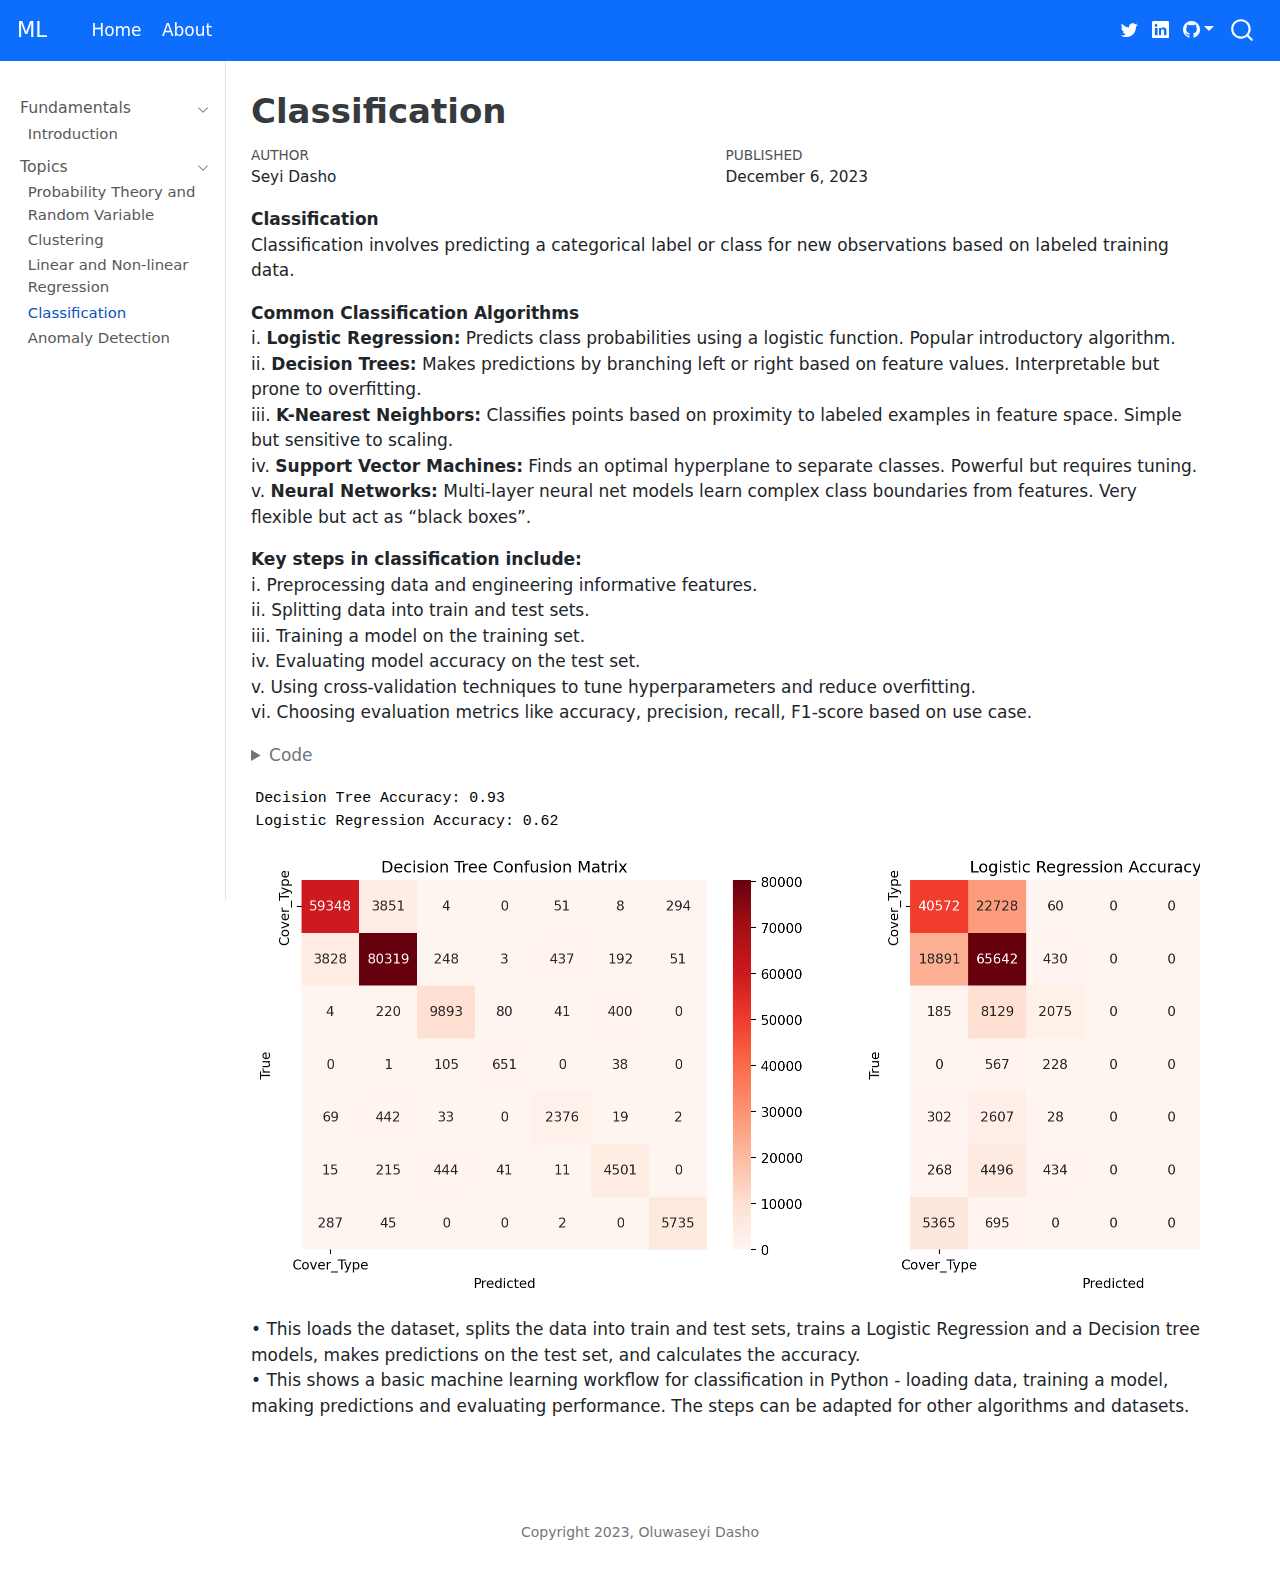
<file: docs/Classification.html>
<!DOCTYPE html>
<html xmlns="http://www.w3.org/1999/xhtml" lang="en" xml:lang="en"><head>

<meta charset="utf-8">
<meta name="generator" content="quarto-1.3.450">

<meta name="viewport" content="width=device-width, initial-scale=1.0, user-scalable=yes">

<meta name="author" content="Seyi Dasho">
<meta name="dcterms.date" content="2023-12-06">

<title>ML - Classification</title>
<style>
code{white-space: pre-wrap;}
span.smallcaps{font-variant: small-caps;}
div.columns{display: flex; gap: min(4vw, 1.5em);}
div.column{flex: auto; overflow-x: auto;}
div.hanging-indent{margin-left: 1.5em; text-indent: -1.5em;}
ul.task-list{list-style: none;}
ul.task-list li input[type="checkbox"] {
  width: 0.8em;
  margin: 0 0.8em 0.2em -1em; /* quarto-specific, see https://github.com/quarto-dev/quarto-cli/issues/4556 */ 
  vertical-align: middle;
}
/* CSS for syntax highlighting */
pre > code.sourceCode { white-space: pre; position: relative; }
pre > code.sourceCode > span { display: inline-block; line-height: 1.25; }
pre > code.sourceCode > span:empty { height: 1.2em; }
.sourceCode { overflow: visible; }
code.sourceCode > span { color: inherit; text-decoration: inherit; }
div.sourceCode { margin: 1em 0; }
pre.sourceCode { margin: 0; }
@media screen {
div.sourceCode { overflow: auto; }
}
@media print {
pre > code.sourceCode { white-space: pre-wrap; }
pre > code.sourceCode > span { text-indent: -5em; padding-left: 5em; }
}
pre.numberSource code
  { counter-reset: source-line 0; }
pre.numberSource code > span
  { position: relative; left: -4em; counter-increment: source-line; }
pre.numberSource code > span > a:first-child::before
  { content: counter(source-line);
    position: relative; left: -1em; text-align: right; vertical-align: baseline;
    border: none; display: inline-block;
    -webkit-touch-callout: none; -webkit-user-select: none;
    -khtml-user-select: none; -moz-user-select: none;
    -ms-user-select: none; user-select: none;
    padding: 0 4px; width: 4em;
  }
pre.numberSource { margin-left: 3em;  padding-left: 4px; }
div.sourceCode
  {   }
@media screen {
pre > code.sourceCode > span > a:first-child::before { text-decoration: underline; }
}
</style>


<script src="site_libs/quarto-nav/quarto-nav.js"></script>
<script src="site_libs/quarto-nav/headroom.min.js"></script>
<script src="site_libs/clipboard/clipboard.min.js"></script>
<script src="site_libs/quarto-search/autocomplete.umd.js"></script>
<script src="site_libs/quarto-search/fuse.min.js"></script>
<script src="site_libs/quarto-search/quarto-search.js"></script>
<meta name="quarto:offset" content="./">
<script src="site_libs/quarto-html/quarto.js"></script>
<script src="site_libs/quarto-html/popper.min.js"></script>
<script src="site_libs/quarto-html/tippy.umd.min.js"></script>
<script src="site_libs/quarto-html/anchor.min.js"></script>
<link href="site_libs/quarto-html/tippy.css" rel="stylesheet">
<link href="site_libs/quarto-html/quarto-syntax-highlighting.css" rel="stylesheet" id="quarto-text-highlighting-styles">
<script src="site_libs/bootstrap/bootstrap.min.js"></script>
<link href="site_libs/bootstrap/bootstrap-icons.css" rel="stylesheet">
<link href="site_libs/bootstrap/bootstrap.min.css" rel="stylesheet" id="quarto-bootstrap" data-mode="light">
<script id="quarto-search-options" type="application/json">{
  "location": "navbar",
  "copy-button": false,
  "collapse-after": 3,
  "panel-placement": "end",
  "type": "overlay",
  "limit": 20,
  "language": {
    "search-no-results-text": "No results",
    "search-matching-documents-text": "matching documents",
    "search-copy-link-title": "Copy link to search",
    "search-hide-matches-text": "Hide additional matches",
    "search-more-match-text": "more match in this document",
    "search-more-matches-text": "more matches in this document",
    "search-clear-button-title": "Clear",
    "search-detached-cancel-button-title": "Cancel",
    "search-submit-button-title": "Submit",
    "search-label": "Search"
  }
}</script>


</head>

<body class="nav-sidebar docked nav-fixed fullcontent">

<div id="quarto-search-results"></div>
  <header id="quarto-header" class="headroom fixed-top">
    <nav class="navbar navbar-expand-lg navbar-dark ">
      <div class="navbar-container container-fluid">
      <div class="navbar-brand-container">
    <a class="navbar-brand" href="./index.html">
    <span class="navbar-title">ML</span>
    </a>
  </div>
            <div id="quarto-search" class="" title="Search"></div>
          <button class="navbar-toggler" type="button" data-bs-toggle="collapse" data-bs-target="#navbarCollapse" aria-controls="navbarCollapse" aria-expanded="false" aria-label="Toggle navigation" onclick="if (window.quartoToggleHeadroom) { window.quartoToggleHeadroom(); }">
  <span class="navbar-toggler-icon"></span>
</button>
          <div class="collapse navbar-collapse" id="navbarCollapse">
            <ul class="navbar-nav navbar-nav-scroll me-auto">
  <li class="nav-item">
    <a class="nav-link" href="./index.html" rel="" target="">
 <span class="menu-text">Home</span></a>
  </li>  
  <li class="nav-item">
    <a class="nav-link" href="./about.html" rel="" target="">
 <span class="menu-text">About</span></a>
  </li>  
</ul>
            <div class="quarto-navbar-tools ms-auto tools-wide">
    <a href="https://twitter.com/seyidasho/" rel="" title="" class="quarto-navigation-tool px-1" aria-label=""><i class="bi bi-twitter"></i></a>
    <a href="./www.linkedin.com/in/seyidasho/" rel="" title="" class="quarto-navigation-tool px-1" aria-label=""><i class="bi bi-linkedin"></i></a>
    <div class="dropdown">
      <a href="" title="" id="quarto-navigation-tool-dropdown-0" class="quarto-navigation-tool dropdown-toggle px-1" data-bs-toggle="dropdown" aria-expanded="false" aria-label=""><i class="bi bi-github"></i></a>
      <ul class="dropdown-menu dropdown-menu-end" aria-labelledby="quarto-navigation-tool-dropdown-0">
          <li>
            <a class="dropdown-item quarto-navbar-tools ms-auto-item" href="https://github.com/seyidasho/ML_Basics">
            Source Code
            </a>
          </li>
      </ul>
    </div>
</div>
          </div> <!-- /navcollapse -->
      </div> <!-- /container-fluid -->
    </nav>
  <nav class="quarto-secondary-nav">
    <div class="container-fluid d-flex">
      <button type="button" class="quarto-btn-toggle btn" data-bs-toggle="collapse" data-bs-target="#quarto-sidebar,#quarto-sidebar-glass" aria-controls="quarto-sidebar" aria-expanded="false" aria-label="Toggle sidebar navigation" onclick="if (window.quartoToggleHeadroom) { window.quartoToggleHeadroom(); }">
        <i class="bi bi-layout-text-sidebar-reverse"></i>
      </button>
      <nav class="quarto-page-breadcrumbs" aria-label="breadcrumb"><ol class="breadcrumb"><li class="breadcrumb-item"><a href="./Prob_Theory_Rnd.html">Topics</a></li><li class="breadcrumb-item"><a href="./Classification.html">Classification</a></li></ol></nav>
      <a class="flex-grow-1" role="button" data-bs-toggle="collapse" data-bs-target="#quarto-sidebar,#quarto-sidebar-glass" aria-controls="quarto-sidebar" aria-expanded="false" aria-label="Toggle sidebar navigation" onclick="if (window.quartoToggleHeadroom) { window.quartoToggleHeadroom(); }">      
      </a>
    </div>
  </nav>
</header>
<!-- content -->
<div id="quarto-content" class="quarto-container page-columns page-rows-contents page-layout-article page-navbar">
<!-- sidebar -->
  <nav id="quarto-sidebar" class="sidebar collapse collapse-horizontal sidebar-navigation docked overflow-auto">
    <div class="sidebar-menu-container"> 
    <ul class="list-unstyled mt-1">
        <li class="sidebar-item sidebar-item-section">
      <div class="sidebar-item-container"> 
            <a class="sidebar-item-text sidebar-link text-start" data-bs-toggle="collapse" data-bs-target="#quarto-sidebar-section-1" aria-expanded="true">
 <span class="menu-text">Fundamentals</span></a>
          <a class="sidebar-item-toggle text-start" data-bs-toggle="collapse" data-bs-target="#quarto-sidebar-section-1" aria-expanded="true" aria-label="Toggle section">
            <i class="bi bi-chevron-right ms-2"></i>
          </a> 
      </div>
      <ul id="quarto-sidebar-section-1" class="collapse list-unstyled sidebar-section depth1 show">  
          <li class="sidebar-item">
  <div class="sidebar-item-container"> 
  <a href="./intro.html" class="sidebar-item-text sidebar-link">
 <span class="menu-text">Introduction</span></a>
  </div>
</li>
      </ul>
  </li>
        <li class="sidebar-item sidebar-item-section">
      <div class="sidebar-item-container"> 
            <a class="sidebar-item-text sidebar-link text-start" data-bs-toggle="collapse" data-bs-target="#quarto-sidebar-section-2" aria-expanded="true">
 <span class="menu-text">Topics</span></a>
          <a class="sidebar-item-toggle text-start" data-bs-toggle="collapse" data-bs-target="#quarto-sidebar-section-2" aria-expanded="true" aria-label="Toggle section">
            <i class="bi bi-chevron-right ms-2"></i>
          </a> 
      </div>
      <ul id="quarto-sidebar-section-2" class="collapse list-unstyled sidebar-section depth1 show">  
          <li class="sidebar-item">
  <div class="sidebar-item-container"> 
  <a href="./Prob_Theory_Rnd.html" class="sidebar-item-text sidebar-link">
 <span class="menu-text">Probability Theory and Random Variable</span></a>
  </div>
</li>
          <li class="sidebar-item">
  <div class="sidebar-item-container"> 
  <a href="./clustering.html" class="sidebar-item-text sidebar-link">
 <span class="menu-text">Clustering</span></a>
  </div>
</li>
          <li class="sidebar-item">
  <div class="sidebar-item-container"> 
  <a href="./L_NL_Regression.html" class="sidebar-item-text sidebar-link">
 <span class="menu-text">Linear and Non-linear Regression</span></a>
  </div>
</li>
          <li class="sidebar-item">
  <div class="sidebar-item-container"> 
  <a href="./Classification.html" class="sidebar-item-text sidebar-link active">
 <span class="menu-text">Classification</span></a>
  </div>
</li>
          <li class="sidebar-item">
  <div class="sidebar-item-container"> 
  <a href="./Anomaly_Detection.html" class="sidebar-item-text sidebar-link">
 <span class="menu-text">Anomaly Detection</span></a>
  </div>
</li>
      </ul>
  </li>
    </ul>
    </div>
</nav>
<div id="quarto-sidebar-glass" data-bs-toggle="collapse" data-bs-target="#quarto-sidebar,#quarto-sidebar-glass"></div>
<!-- margin-sidebar -->
    
<!-- main -->
<main class="content" id="quarto-document-content">

<header id="title-block-header" class="quarto-title-block default">
<div class="quarto-title">
<h1 class="title">Classification</h1>
</div>



<div class="quarto-title-meta">

    <div>
    <div class="quarto-title-meta-heading">Author</div>
    <div class="quarto-title-meta-contents">
             <p>Seyi Dasho </p>
          </div>
  </div>
    
    <div>
    <div class="quarto-title-meta-heading">Published</div>
    <div class="quarto-title-meta-contents">
      <p class="date">December 6, 2023</p>
    </div>
  </div>
  
    
  </div>
  

</header>

<p><strong>Classification</strong><br> Classification involves predicting a categorical label or class for new observations based on labeled training data.</p>
<p><strong>Common Classification Algorithms</strong> <br> i. <strong>Logistic Regression:</strong> Predicts class probabilities using a logistic function. Popular introductory algorithm.<br> ii. <strong>Decision Trees:</strong> Makes predictions by branching left or right based on feature values. Interpretable but prone to overfitting.<br> iii. <strong>K-Nearest Neighbors:</strong> Classifies points based on proximity to labeled examples in feature space. Simple but sensitive to scaling.<br> iv. <strong>Support Vector Machines:</strong> Finds an optimal hyperplane to separate classes. Powerful but requires tuning.<br> v. <strong>Neural Networks:</strong> Multi-layer neural net models learn complex class boundaries from features. Very flexible but act as “black boxes”.</p>
<p><strong>Key steps in classification include:</strong><br> i. Preprocessing data and engineering informative features.<br> ii. Splitting data into train and test sets.<br> iii. Training a model on the training set.<br> iv. Evaluating model accuracy on the test set.<br> v. Using cross-validation techniques to tune hyperparameters and reduce overfitting.<br> vi. Choosing evaluation metrics like accuracy, precision, recall, F1-score based on use case.</p>
<div class="cell" data-execution_count="1">
<details>
<summary>Code</summary>
<div class="sourceCode cell-code" id="cb1"><pre class="sourceCode python code-with-copy"><code class="sourceCode python"><span id="cb1-1"><a href="#cb1-1" aria-hidden="true" tabindex="-1"></a><span class="im">import</span> os</span>
<span id="cb1-2"><a href="#cb1-2" aria-hidden="true" tabindex="-1"></a><span class="im">import</span> numpy <span class="im">as</span> np</span>
<span id="cb1-3"><a href="#cb1-3" aria-hidden="true" tabindex="-1"></a><span class="im">from</span> sklearn.cluster <span class="im">import</span> KMeans</span>
<span id="cb1-4"><a href="#cb1-4" aria-hidden="true" tabindex="-1"></a><span class="im">import</span> matplotlib.pyplot <span class="im">as</span> plt</span>
<span id="cb1-5"><a href="#cb1-5" aria-hidden="true" tabindex="-1"></a><span class="im">import</span> pandas <span class="im">as</span> pd</span>
<span id="cb1-6"><a href="#cb1-6" aria-hidden="true" tabindex="-1"></a><span class="im">import</span> seaborn <span class="im">as</span> sns</span>
<span id="cb1-7"><a href="#cb1-7" aria-hidden="true" tabindex="-1"></a><span class="im">from</span> sklearn.metrics <span class="im">import</span> accuracy_score, classification_report, confusion_matrix</span>
<span id="cb1-8"><a href="#cb1-8" aria-hidden="true" tabindex="-1"></a><span class="im">from</span> sklearn.datasets <span class="im">import</span> fetch_covtype</span>
<span id="cb1-9"><a href="#cb1-9" aria-hidden="true" tabindex="-1"></a><span class="im">from</span> sklearn.tree <span class="im">import</span> DecisionTreeClassifier</span>
<span id="cb1-10"><a href="#cb1-10" aria-hidden="true" tabindex="-1"></a><span class="im">from</span> sklearn.linear_model <span class="im">import</span> LogisticRegression</span>
<span id="cb1-11"><a href="#cb1-11" aria-hidden="true" tabindex="-1"></a><span class="im">from</span> sklearn.model_selection <span class="im">import</span> train_test_split</span>
<span id="cb1-12"><a href="#cb1-12" aria-hidden="true" tabindex="-1"></a><span class="im">import</span> warnings</span>
<span id="cb1-13"><a href="#cb1-13" aria-hidden="true" tabindex="-1"></a>warnings.filterwarnings(<span class="st">'ignore'</span>)</span>
<span id="cb1-14"><a href="#cb1-14" aria-hidden="true" tabindex="-1"></a></span>
<span id="cb1-15"><a href="#cb1-15" aria-hidden="true" tabindex="-1"></a>covtype<span class="op">=</span> fetch_covtype() </span>
<span id="cb1-16"><a href="#cb1-16" aria-hidden="true" tabindex="-1"></a>X, y <span class="op">=</span> covtype.data, covtype.target</span>
<span id="cb1-17"><a href="#cb1-17" aria-hidden="true" tabindex="-1"></a></span>
<span id="cb1-18"><a href="#cb1-18" aria-hidden="true" tabindex="-1"></a><span class="co"># Split data into train and test</span></span>
<span id="cb1-19"><a href="#cb1-19" aria-hidden="true" tabindex="-1"></a>X_train, X_test, y_train, y_test <span class="op">=</span> train_test_split(X, y, test_size<span class="op">=</span><span class="fl">0.3</span>, random_state<span class="op">=</span><span class="dv">42</span>)</span>
<span id="cb1-20"><a href="#cb1-20" aria-hidden="true" tabindex="-1"></a></span>
<span id="cb1-21"><a href="#cb1-21" aria-hidden="true" tabindex="-1"></a><span class="co"># Train, fit and predict logistic regression model</span></span>
<span id="cb1-22"><a href="#cb1-22" aria-hidden="true" tabindex="-1"></a>lr <span class="op">=</span> LogisticRegression(random_state<span class="op">=</span><span class="dv">42</span>)</span>
<span id="cb1-23"><a href="#cb1-23" aria-hidden="true" tabindex="-1"></a>lr.fit(X_train, y_train)</span>
<span id="cb1-24"><a href="#cb1-24" aria-hidden="true" tabindex="-1"></a>y_pred_lr <span class="op">=</span> lr.predict(X_test)</span>
<span id="cb1-25"><a href="#cb1-25" aria-hidden="true" tabindex="-1"></a><span class="co"># Evaluate the classifiers</span></span>
<span id="cb1-26"><a href="#cb1-26" aria-hidden="true" tabindex="-1"></a>accuracy_lr <span class="op">=</span> accuracy_score(y_test, y_pred_lr)</span>
<span id="cb1-27"><a href="#cb1-27" aria-hidden="true" tabindex="-1"></a>conf_matrix_lr <span class="op">=</span> confusion_matrix(y_test, y_pred_lr)</span>
<span id="cb1-28"><a href="#cb1-28" aria-hidden="true" tabindex="-1"></a></span>
<span id="cb1-29"><a href="#cb1-29" aria-hidden="true" tabindex="-1"></a></span>
<span id="cb1-30"><a href="#cb1-30" aria-hidden="true" tabindex="-1"></a><span class="co"># Train, fit and predict Decision Tree model</span></span>
<span id="cb1-31"><a href="#cb1-31" aria-hidden="true" tabindex="-1"></a>dt <span class="op">=</span> DecisionTreeClassifier(random_state<span class="op">=</span><span class="dv">42</span>)</span>
<span id="cb1-32"><a href="#cb1-32" aria-hidden="true" tabindex="-1"></a>dt.fit(X_train, y_train)</span>
<span id="cb1-33"><a href="#cb1-33" aria-hidden="true" tabindex="-1"></a>y_pred_dt <span class="op">=</span> dt.predict(X_test)</span>
<span id="cb1-34"><a href="#cb1-34" aria-hidden="true" tabindex="-1"></a><span class="co"># Evaluate the classifiers</span></span>
<span id="cb1-35"><a href="#cb1-35" aria-hidden="true" tabindex="-1"></a>accuracy_dt <span class="op">=</span> accuracy_score(y_test, y_pred_dt)</span>
<span id="cb1-36"><a href="#cb1-36" aria-hidden="true" tabindex="-1"></a>conf_matrix_dt <span class="op">=</span> confusion_matrix(y_test, y_pred_dt)</span>
<span id="cb1-37"><a href="#cb1-37" aria-hidden="true" tabindex="-1"></a></span>
<span id="cb1-38"><a href="#cb1-38" aria-hidden="true" tabindex="-1"></a><span class="bu">print</span>(<span class="ss">f'Decision Tree Accuracy: </span><span class="sc">{</span>accuracy_dt<span class="sc">:.2f}</span><span class="ss">'</span>)</span>
<span id="cb1-39"><a href="#cb1-39" aria-hidden="true" tabindex="-1"></a><span class="bu">print</span>(<span class="ss">f'Logistic Regression Accuracy: </span><span class="sc">{</span>accuracy_lr<span class="sc">:.2f}</span><span class="ss">'</span>)</span>
<span id="cb1-40"><a href="#cb1-40" aria-hidden="true" tabindex="-1"></a></span>
<span id="cb1-41"><a href="#cb1-41" aria-hidden="true" tabindex="-1"></a>fig, axes <span class="op">=</span> plt.subplots(<span class="dv">1</span>, <span class="dv">2</span>, figsize<span class="op">=</span>(<span class="dv">15</span>, <span class="dv">5</span>))</span>
<span id="cb1-42"><a href="#cb1-42" aria-hidden="true" tabindex="-1"></a><span class="co"># Decision Tree Confusion Matrix</span></span>
<span id="cb1-43"><a href="#cb1-43" aria-hidden="true" tabindex="-1"></a>sns.heatmap(conf_matrix_dt, annot<span class="op">=</span><span class="va">True</span>, fmt<span class="op">=</span><span class="st">'g'</span>, cmap<span class="op">=</span><span class="st">'Reds'</span>, xticklabels<span class="op">=</span>covtype.target_names, yticklabels<span class="op">=</span>covtype.target_names, ax<span class="op">=</span>axes[<span class="dv">0</span>])</span>
<span id="cb1-44"><a href="#cb1-44" aria-hidden="true" tabindex="-1"></a>axes[<span class="dv">0</span>].set_title(<span class="st">'Decision Tree Confusion Matrix'</span>)</span>
<span id="cb1-45"><a href="#cb1-45" aria-hidden="true" tabindex="-1"></a>axes[<span class="dv">0</span>].set_xlabel(<span class="st">'Predicted'</span>)</span>
<span id="cb1-46"><a href="#cb1-46" aria-hidden="true" tabindex="-1"></a>axes[<span class="dv">0</span>].set_ylabel(<span class="st">'True'</span>)</span>
<span id="cb1-47"><a href="#cb1-47" aria-hidden="true" tabindex="-1"></a></span>
<span id="cb1-48"><a href="#cb1-48" aria-hidden="true" tabindex="-1"></a><span class="co"># Random Forest Confusion Matrix</span></span>
<span id="cb1-49"><a href="#cb1-49" aria-hidden="true" tabindex="-1"></a>sns.heatmap(conf_matrix_lr, annot<span class="op">=</span><span class="va">True</span>, fmt<span class="op">=</span><span class="st">'g'</span>, cmap<span class="op">=</span><span class="st">'Reds'</span>, xticklabels<span class="op">=</span>covtype.target_names, yticklabels<span class="op">=</span>covtype.target_names, ax<span class="op">=</span>axes[<span class="dv">1</span>])</span>
<span id="cb1-50"><a href="#cb1-50" aria-hidden="true" tabindex="-1"></a>axes[<span class="dv">1</span>].set_title(<span class="st">'Logistic Regression Accuracy Matrix'</span>)</span>
<span id="cb1-51"><a href="#cb1-51" aria-hidden="true" tabindex="-1"></a>axes[<span class="dv">1</span>].set_xlabel(<span class="st">'Predicted'</span>)</span>
<span id="cb1-52"><a href="#cb1-52" aria-hidden="true" tabindex="-1"></a>axes[<span class="dv">1</span>].set_ylabel(<span class="st">'True'</span>)</span>
<span id="cb1-53"><a href="#cb1-53" aria-hidden="true" tabindex="-1"></a></span>
<span id="cb1-54"><a href="#cb1-54" aria-hidden="true" tabindex="-1"></a>plt.show()</span></code><button title="Copy to Clipboard" class="code-copy-button"><i class="bi"></i></button></pre></div>
</details>
<div class="cell-output cell-output-stdout">
<pre><code>Decision Tree Accuracy: 0.93
Logistic Regression Accuracy: 0.62</code></pre>
</div>
<div class="cell-output cell-output-display">
<p><img src="Classification_files/figure-html/cell-2-output-2.png" width="1170" height="449"></p>
</div>
</div>
<p>• This loads the dataset, splits the data into train and test sets, trains a Logistic Regression and a Decision tree models, makes predictions on the test set, and calculates the accuracy.<br> • This shows a basic machine learning workflow for classification in Python - loading data, training a model, making predictions and evaluating performance. The steps can be adapted for other algorithms and datasets.</p>



<a onclick="window.scrollTo(0, 0); return false;" role="button" id="quarto-back-to-top"><i class="bi bi-arrow-up"></i> Back to top</a></main> <!-- /main -->
<script id="quarto-html-after-body" type="application/javascript">
window.document.addEventListener("DOMContentLoaded", function (event) {
  const toggleBodyColorMode = (bsSheetEl) => {
    const mode = bsSheetEl.getAttribute("data-mode");
    const bodyEl = window.document.querySelector("body");
    if (mode === "dark") {
      bodyEl.classList.add("quarto-dark");
      bodyEl.classList.remove("quarto-light");
    } else {
      bodyEl.classList.add("quarto-light");
      bodyEl.classList.remove("quarto-dark");
    }
  }
  const toggleBodyColorPrimary = () => {
    const bsSheetEl = window.document.querySelector("link#quarto-bootstrap");
    if (bsSheetEl) {
      toggleBodyColorMode(bsSheetEl);
    }
  }
  toggleBodyColorPrimary();  
  const icon = "";
  const anchorJS = new window.AnchorJS();
  anchorJS.options = {
    placement: 'right',
    icon: icon
  };
  anchorJS.add('.anchored');
  const isCodeAnnotation = (el) => {
    for (const clz of el.classList) {
      if (clz.startsWith('code-annotation-')) {                     
        return true;
      }
    }
    return false;
  }
  const clipboard = new window.ClipboardJS('.code-copy-button', {
    text: function(trigger) {
      const codeEl = trigger.previousElementSibling.cloneNode(true);
      for (const childEl of codeEl.children) {
        if (isCodeAnnotation(childEl)) {
          childEl.remove();
        }
      }
      return codeEl.innerText;
    }
  });
  clipboard.on('success', function(e) {
    // button target
    const button = e.trigger;
    // don't keep focus
    button.blur();
    // flash "checked"
    button.classList.add('code-copy-button-checked');
    var currentTitle = button.getAttribute("title");
    button.setAttribute("title", "Copied!");
    let tooltip;
    if (window.bootstrap) {
      button.setAttribute("data-bs-toggle", "tooltip");
      button.setAttribute("data-bs-placement", "left");
      button.setAttribute("data-bs-title", "Copied!");
      tooltip = new bootstrap.Tooltip(button, 
        { trigger: "manual", 
          customClass: "code-copy-button-tooltip",
          offset: [0, -8]});
      tooltip.show();    
    }
    setTimeout(function() {
      if (tooltip) {
        tooltip.hide();
        button.removeAttribute("data-bs-title");
        button.removeAttribute("data-bs-toggle");
        button.removeAttribute("data-bs-placement");
      }
      button.setAttribute("title", currentTitle);
      button.classList.remove('code-copy-button-checked');
    }, 1000);
    // clear code selection
    e.clearSelection();
  });
  function tippyHover(el, contentFn) {
    const config = {
      allowHTML: true,
      content: contentFn,
      maxWidth: 500,
      delay: 100,
      arrow: false,
      appendTo: function(el) {
          return el.parentElement;
      },
      interactive: true,
      interactiveBorder: 10,
      theme: 'quarto',
      placement: 'bottom-start'
    };
    window.tippy(el, config); 
  }
  const noterefs = window.document.querySelectorAll('a[role="doc-noteref"]');
  for (var i=0; i<noterefs.length; i++) {
    const ref = noterefs[i];
    tippyHover(ref, function() {
      // use id or data attribute instead here
      let href = ref.getAttribute('data-footnote-href') || ref.getAttribute('href');
      try { href = new URL(href).hash; } catch {}
      const id = href.replace(/^#\/?/, "");
      const note = window.document.getElementById(id);
      return note.innerHTML;
    });
  }
      let selectedAnnoteEl;
      const selectorForAnnotation = ( cell, annotation) => {
        let cellAttr = 'data-code-cell="' + cell + '"';
        let lineAttr = 'data-code-annotation="' +  annotation + '"';
        const selector = 'span[' + cellAttr + '][' + lineAttr + ']';
        return selector;
      }
      const selectCodeLines = (annoteEl) => {
        const doc = window.document;
        const targetCell = annoteEl.getAttribute("data-target-cell");
        const targetAnnotation = annoteEl.getAttribute("data-target-annotation");
        const annoteSpan = window.document.querySelector(selectorForAnnotation(targetCell, targetAnnotation));
        const lines = annoteSpan.getAttribute("data-code-lines").split(",");
        const lineIds = lines.map((line) => {
          return targetCell + "-" + line;
        })
        let top = null;
        let height = null;
        let parent = null;
        if (lineIds.length > 0) {
            //compute the position of the single el (top and bottom and make a div)
            const el = window.document.getElementById(lineIds[0]);
            top = el.offsetTop;
            height = el.offsetHeight;
            parent = el.parentElement.parentElement;
          if (lineIds.length > 1) {
            const lastEl = window.document.getElementById(lineIds[lineIds.length - 1]);
            const bottom = lastEl.offsetTop + lastEl.offsetHeight;
            height = bottom - top;
          }
          if (top !== null && height !== null && parent !== null) {
            // cook up a div (if necessary) and position it 
            let div = window.document.getElementById("code-annotation-line-highlight");
            if (div === null) {
              div = window.document.createElement("div");
              div.setAttribute("id", "code-annotation-line-highlight");
              div.style.position = 'absolute';
              parent.appendChild(div);
            }
            div.style.top = top - 2 + "px";
            div.style.height = height + 4 + "px";
            let gutterDiv = window.document.getElementById("code-annotation-line-highlight-gutter");
            if (gutterDiv === null) {
              gutterDiv = window.document.createElement("div");
              gutterDiv.setAttribute("id", "code-annotation-line-highlight-gutter");
              gutterDiv.style.position = 'absolute';
              const codeCell = window.document.getElementById(targetCell);
              const gutter = codeCell.querySelector('.code-annotation-gutter');
              gutter.appendChild(gutterDiv);
            }
            gutterDiv.style.top = top - 2 + "px";
            gutterDiv.style.height = height + 4 + "px";
          }
          selectedAnnoteEl = annoteEl;
        }
      };
      const unselectCodeLines = () => {
        const elementsIds = ["code-annotation-line-highlight", "code-annotation-line-highlight-gutter"];
        elementsIds.forEach((elId) => {
          const div = window.document.getElementById(elId);
          if (div) {
            div.remove();
          }
        });
        selectedAnnoteEl = undefined;
      };
      // Attach click handler to the DT
      const annoteDls = window.document.querySelectorAll('dt[data-target-cell]');
      for (const annoteDlNode of annoteDls) {
        annoteDlNode.addEventListener('click', (event) => {
          const clickedEl = event.target;
          if (clickedEl !== selectedAnnoteEl) {
            unselectCodeLines();
            const activeEl = window.document.querySelector('dt[data-target-cell].code-annotation-active');
            if (activeEl) {
              activeEl.classList.remove('code-annotation-active');
            }
            selectCodeLines(clickedEl);
            clickedEl.classList.add('code-annotation-active');
          } else {
            // Unselect the line
            unselectCodeLines();
            clickedEl.classList.remove('code-annotation-active');
          }
        });
      }
  const findCites = (el) => {
    const parentEl = el.parentElement;
    if (parentEl) {
      const cites = parentEl.dataset.cites;
      if (cites) {
        return {
          el,
          cites: cites.split(' ')
        };
      } else {
        return findCites(el.parentElement)
      }
    } else {
      return undefined;
    }
  };
  var bibliorefs = window.document.querySelectorAll('a[role="doc-biblioref"]');
  for (var i=0; i<bibliorefs.length; i++) {
    const ref = bibliorefs[i];
    const citeInfo = findCites(ref);
    if (citeInfo) {
      tippyHover(citeInfo.el, function() {
        var popup = window.document.createElement('div');
        citeInfo.cites.forEach(function(cite) {
          var citeDiv = window.document.createElement('div');
          citeDiv.classList.add('hanging-indent');
          citeDiv.classList.add('csl-entry');
          var biblioDiv = window.document.getElementById('ref-' + cite);
          if (biblioDiv) {
            citeDiv.innerHTML = biblioDiv.innerHTML;
          }
          popup.appendChild(citeDiv);
        });
        return popup.innerHTML;
      });
    }
  }
});
</script>
</div> <!-- /content -->
<footer class="footer">
  <div class="nav-footer">
    <div class="nav-footer-left">
      &nbsp;
    </div>   
    <div class="nav-footer-center">Copyright 2023, Oluwaseyi Dasho</div>
    <div class="nav-footer-right">
      &nbsp;
    </div>
  </div>
</footer>



</body></html>
</file>
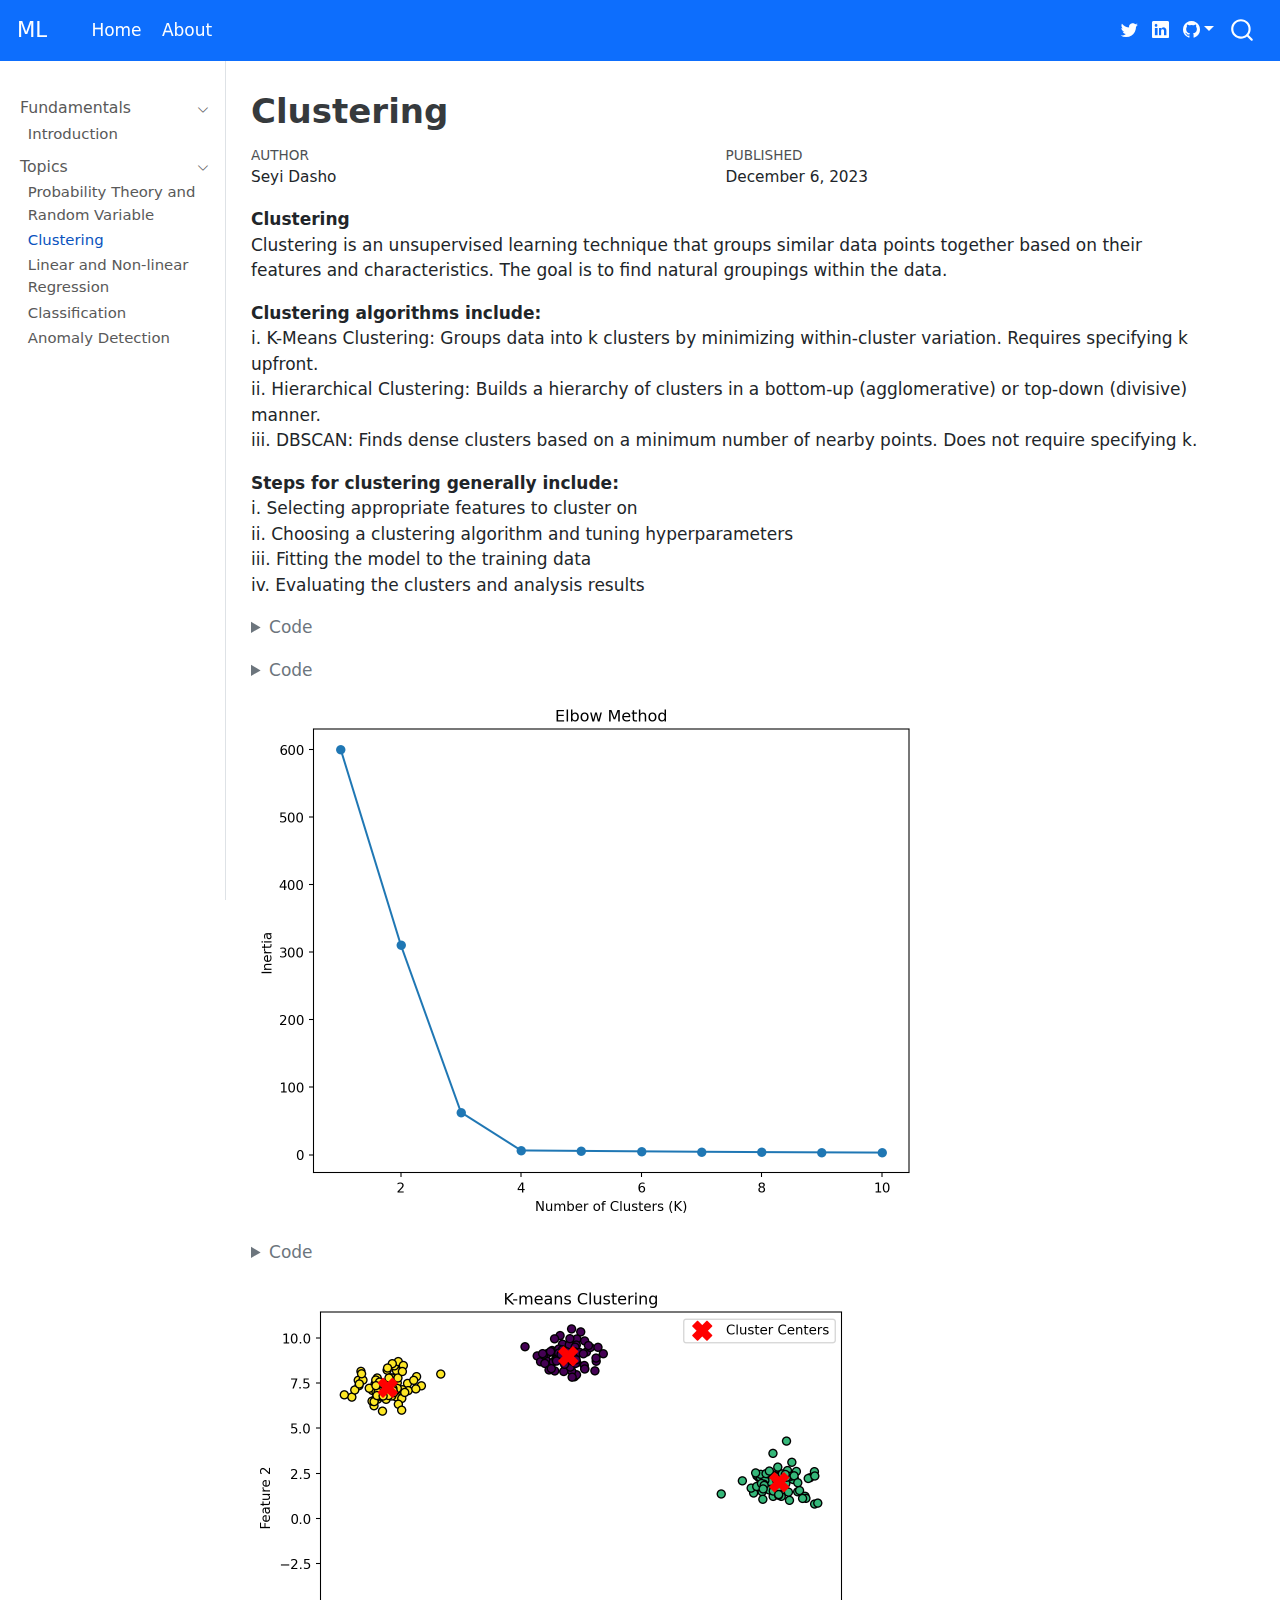
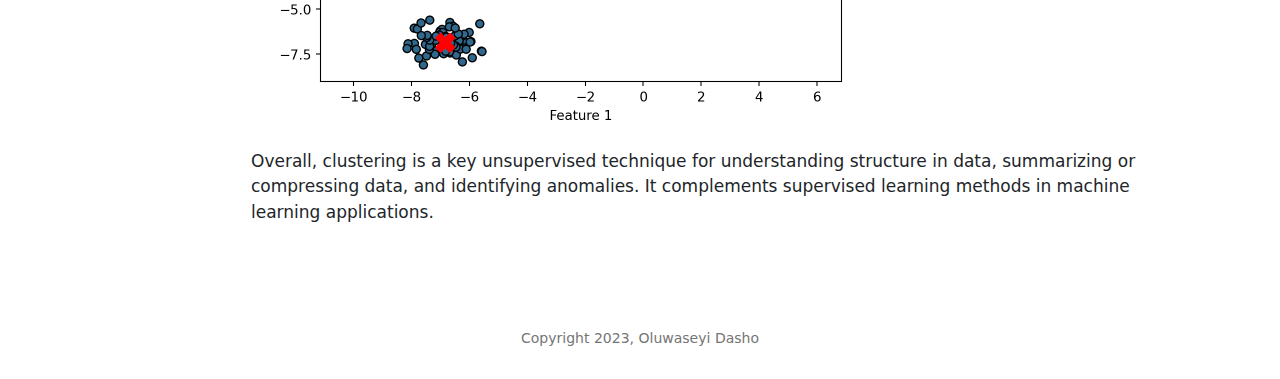
<file: docs/clustering.html>
<!DOCTYPE html>
<html xmlns="http://www.w3.org/1999/xhtml" lang="en" xml:lang="en"><head>

<meta charset="utf-8">
<meta name="generator" content="quarto-1.3.450">

<meta name="viewport" content="width=device-width, initial-scale=1.0, user-scalable=yes">

<meta name="author" content="Seyi Dasho">
<meta name="dcterms.date" content="2023-12-06">

<title>ML - Clustering</title>
<style>
code{white-space: pre-wrap;}
span.smallcaps{font-variant: small-caps;}
div.columns{display: flex; gap: min(4vw, 1.5em);}
div.column{flex: auto; overflow-x: auto;}
div.hanging-indent{margin-left: 1.5em; text-indent: -1.5em;}
ul.task-list{list-style: none;}
ul.task-list li input[type="checkbox"] {
  width: 0.8em;
  margin: 0 0.8em 0.2em -1em; /* quarto-specific, see https://github.com/quarto-dev/quarto-cli/issues/4556 */ 
  vertical-align: middle;
}
/* CSS for syntax highlighting */
pre > code.sourceCode { white-space: pre; position: relative; }
pre > code.sourceCode > span { display: inline-block; line-height: 1.25; }
pre > code.sourceCode > span:empty { height: 1.2em; }
.sourceCode { overflow: visible; }
code.sourceCode > span { color: inherit; text-decoration: inherit; }
div.sourceCode { margin: 1em 0; }
pre.sourceCode { margin: 0; }
@media screen {
div.sourceCode { overflow: auto; }
}
@media print {
pre > code.sourceCode { white-space: pre-wrap; }
pre > code.sourceCode > span { text-indent: -5em; padding-left: 5em; }
}
pre.numberSource code
  { counter-reset: source-line 0; }
pre.numberSource code > span
  { position: relative; left: -4em; counter-increment: source-line; }
pre.numberSource code > span > a:first-child::before
  { content: counter(source-line);
    position: relative; left: -1em; text-align: right; vertical-align: baseline;
    border: none; display: inline-block;
    -webkit-touch-callout: none; -webkit-user-select: none;
    -khtml-user-select: none; -moz-user-select: none;
    -ms-user-select: none; user-select: none;
    padding: 0 4px; width: 4em;
  }
pre.numberSource { margin-left: 3em;  padding-left: 4px; }
div.sourceCode
  {   }
@media screen {
pre > code.sourceCode > span > a:first-child::before { text-decoration: underline; }
}
</style>


<script src="site_libs/quarto-nav/quarto-nav.js"></script>
<script src="site_libs/quarto-nav/headroom.min.js"></script>
<script src="site_libs/clipboard/clipboard.min.js"></script>
<script src="site_libs/quarto-search/autocomplete.umd.js"></script>
<script src="site_libs/quarto-search/fuse.min.js"></script>
<script src="site_libs/quarto-search/quarto-search.js"></script>
<meta name="quarto:offset" content="./">
<script src="site_libs/quarto-html/quarto.js"></script>
<script src="site_libs/quarto-html/popper.min.js"></script>
<script src="site_libs/quarto-html/tippy.umd.min.js"></script>
<script src="site_libs/quarto-html/anchor.min.js"></script>
<link href="site_libs/quarto-html/tippy.css" rel="stylesheet">
<link href="site_libs/quarto-html/quarto-syntax-highlighting.css" rel="stylesheet" id="quarto-text-highlighting-styles">
<script src="site_libs/bootstrap/bootstrap.min.js"></script>
<link href="site_libs/bootstrap/bootstrap-icons.css" rel="stylesheet">
<link href="site_libs/bootstrap/bootstrap.min.css" rel="stylesheet" id="quarto-bootstrap" data-mode="light">
<script id="quarto-search-options" type="application/json">{
  "location": "navbar",
  "copy-button": false,
  "collapse-after": 3,
  "panel-placement": "end",
  "type": "overlay",
  "limit": 20,
  "language": {
    "search-no-results-text": "No results",
    "search-matching-documents-text": "matching documents",
    "search-copy-link-title": "Copy link to search",
    "search-hide-matches-text": "Hide additional matches",
    "search-more-match-text": "more match in this document",
    "search-more-matches-text": "more matches in this document",
    "search-clear-button-title": "Clear",
    "search-detached-cancel-button-title": "Cancel",
    "search-submit-button-title": "Submit",
    "search-label": "Search"
  }
}</script>


</head>

<body class="nav-sidebar docked nav-fixed fullcontent">

<div id="quarto-search-results"></div>
  <header id="quarto-header" class="headroom fixed-top">
    <nav class="navbar navbar-expand-lg navbar-dark ">
      <div class="navbar-container container-fluid">
      <div class="navbar-brand-container">
    <a class="navbar-brand" href="./index.html">
    <span class="navbar-title">ML</span>
    </a>
  </div>
            <div id="quarto-search" class="" title="Search"></div>
          <button class="navbar-toggler" type="button" data-bs-toggle="collapse" data-bs-target="#navbarCollapse" aria-controls="navbarCollapse" aria-expanded="false" aria-label="Toggle navigation" onclick="if (window.quartoToggleHeadroom) { window.quartoToggleHeadroom(); }">
  <span class="navbar-toggler-icon"></span>
</button>
          <div class="collapse navbar-collapse" id="navbarCollapse">
            <ul class="navbar-nav navbar-nav-scroll me-auto">
  <li class="nav-item">
    <a class="nav-link" href="./index.html" rel="" target="">
 <span class="menu-text">Home</span></a>
  </li>  
  <li class="nav-item">
    <a class="nav-link" href="./about.html" rel="" target="">
 <span class="menu-text">About</span></a>
  </li>  
</ul>
            <div class="quarto-navbar-tools ms-auto tools-wide">
    <a href="https://twitter.com/seyidasho/" rel="" title="" class="quarto-navigation-tool px-1" aria-label=""><i class="bi bi-twitter"></i></a>
    <a href="./www.linkedin.com/in/seyidasho/" rel="" title="" class="quarto-navigation-tool px-1" aria-label=""><i class="bi bi-linkedin"></i></a>
    <div class="dropdown">
      <a href="" title="" id="quarto-navigation-tool-dropdown-0" class="quarto-navigation-tool dropdown-toggle px-1" data-bs-toggle="dropdown" aria-expanded="false" aria-label=""><i class="bi bi-github"></i></a>
      <ul class="dropdown-menu dropdown-menu-end" aria-labelledby="quarto-navigation-tool-dropdown-0">
          <li>
            <a class="dropdown-item quarto-navbar-tools ms-auto-item" href="https://github.com/seyidasho/ML_Basics">
            Source Code
            </a>
          </li>
      </ul>
    </div>
</div>
          </div> <!-- /navcollapse -->
      </div> <!-- /container-fluid -->
    </nav>
  <nav class="quarto-secondary-nav">
    <div class="container-fluid d-flex">
      <button type="button" class="quarto-btn-toggle btn" data-bs-toggle="collapse" data-bs-target="#quarto-sidebar,#quarto-sidebar-glass" aria-controls="quarto-sidebar" aria-expanded="false" aria-label="Toggle sidebar navigation" onclick="if (window.quartoToggleHeadroom) { window.quartoToggleHeadroom(); }">
        <i class="bi bi-layout-text-sidebar-reverse"></i>
      </button>
      <nav class="quarto-page-breadcrumbs" aria-label="breadcrumb"><ol class="breadcrumb"><li class="breadcrumb-item"><a href="./Prob_Theory_Rnd.html">Topics</a></li><li class="breadcrumb-item"><a href="./clustering.html">Clustering</a></li></ol></nav>
      <a class="flex-grow-1" role="button" data-bs-toggle="collapse" data-bs-target="#quarto-sidebar,#quarto-sidebar-glass" aria-controls="quarto-sidebar" aria-expanded="false" aria-label="Toggle sidebar navigation" onclick="if (window.quartoToggleHeadroom) { window.quartoToggleHeadroom(); }">      
      </a>
    </div>
  </nav>
</header>
<!-- content -->
<div id="quarto-content" class="quarto-container page-columns page-rows-contents page-layout-article page-navbar">
<!-- sidebar -->
  <nav id="quarto-sidebar" class="sidebar collapse collapse-horizontal sidebar-navigation docked overflow-auto">
    <div class="sidebar-menu-container"> 
    <ul class="list-unstyled mt-1">
        <li class="sidebar-item sidebar-item-section">
      <div class="sidebar-item-container"> 
            <a class="sidebar-item-text sidebar-link text-start" data-bs-toggle="collapse" data-bs-target="#quarto-sidebar-section-1" aria-expanded="true">
 <span class="menu-text">Fundamentals</span></a>
          <a class="sidebar-item-toggle text-start" data-bs-toggle="collapse" data-bs-target="#quarto-sidebar-section-1" aria-expanded="true" aria-label="Toggle section">
            <i class="bi bi-chevron-right ms-2"></i>
          </a> 
      </div>
      <ul id="quarto-sidebar-section-1" class="collapse list-unstyled sidebar-section depth1 show">  
          <li class="sidebar-item">
  <div class="sidebar-item-container"> 
  <a href="./intro.html" class="sidebar-item-text sidebar-link">
 <span class="menu-text">Introduction</span></a>
  </div>
</li>
      </ul>
  </li>
        <li class="sidebar-item sidebar-item-section">
      <div class="sidebar-item-container"> 
            <a class="sidebar-item-text sidebar-link text-start" data-bs-toggle="collapse" data-bs-target="#quarto-sidebar-section-2" aria-expanded="true">
 <span class="menu-text">Topics</span></a>
          <a class="sidebar-item-toggle text-start" data-bs-toggle="collapse" data-bs-target="#quarto-sidebar-section-2" aria-expanded="true" aria-label="Toggle section">
            <i class="bi bi-chevron-right ms-2"></i>
          </a> 
      </div>
      <ul id="quarto-sidebar-section-2" class="collapse list-unstyled sidebar-section depth1 show">  
          <li class="sidebar-item">
  <div class="sidebar-item-container"> 
  <a href="./Prob_Theory_Rnd.html" class="sidebar-item-text sidebar-link">
 <span class="menu-text">Probability Theory and Random Variable</span></a>
  </div>
</li>
          <li class="sidebar-item">
  <div class="sidebar-item-container"> 
  <a href="./clustering.html" class="sidebar-item-text sidebar-link active">
 <span class="menu-text">Clustering</span></a>
  </div>
</li>
          <li class="sidebar-item">
  <div class="sidebar-item-container"> 
  <a href="./L_NL_Regression.html" class="sidebar-item-text sidebar-link">
 <span class="menu-text">Linear and Non-linear Regression</span></a>
  </div>
</li>
          <li class="sidebar-item">
  <div class="sidebar-item-container"> 
  <a href="./Classification.html" class="sidebar-item-text sidebar-link">
 <span class="menu-text">Classification</span></a>
  </div>
</li>
          <li class="sidebar-item">
  <div class="sidebar-item-container"> 
  <a href="./Anomaly_Detection.html" class="sidebar-item-text sidebar-link">
 <span class="menu-text">Anomaly Detection</span></a>
  </div>
</li>
      </ul>
  </li>
    </ul>
    </div>
</nav>
<div id="quarto-sidebar-glass" data-bs-toggle="collapse" data-bs-target="#quarto-sidebar,#quarto-sidebar-glass"></div>
<!-- margin-sidebar -->
    
<!-- main -->
<main class="content" id="quarto-document-content">

<header id="title-block-header" class="quarto-title-block default">
<div class="quarto-title">
<h1 class="title">Clustering</h1>
</div>



<div class="quarto-title-meta">

    <div>
    <div class="quarto-title-meta-heading">Author</div>
    <div class="quarto-title-meta-contents">
             <p>Seyi Dasho </p>
          </div>
  </div>
    
    <div>
    <div class="quarto-title-meta-heading">Published</div>
    <div class="quarto-title-meta-contents">
      <p class="date">December 6, 2023</p>
    </div>
  </div>
  
    
  </div>
  

</header>

<p><strong>Clustering</strong> <br> Clustering is an unsupervised learning technique that groups similar data points together based on their features and characteristics. The goal is to find natural groupings within the data.<br></p>
<p><strong>Clustering algorithms include:</strong> <br> i. K-Means Clustering: Groups data into k clusters by minimizing within-cluster variation. Requires specifying k upfront.<br> ii. Hierarchical Clustering: Builds a hierarchy of clusters in a bottom-up (agglomerative) or top-down (divisive) manner.<br> iii. DBSCAN: Finds dense clusters based on a minimum number of nearby points. Does not require specifying k.<br></p>
<p><strong>Steps for clustering generally include:</strong> <br> i. Selecting appropriate features to cluster on <br> ii. Choosing a clustering algorithm and tuning hyperparameters <br> iii. Fitting the model to the training data <br> iv. Evaluating the clusters and analysis results <br></p>
<div class="cell" data-tags="[]" data-execution_count="1">
<details>
<summary>Code</summary>
<div class="sourceCode cell-code" id="cb1"><pre class="sourceCode python code-with-copy"><code class="sourceCode python"><span id="cb1-1"><a href="#cb1-1" aria-hidden="true" tabindex="-1"></a><span class="co"># Import libraries</span></span>
<span id="cb1-2"><a href="#cb1-2" aria-hidden="true" tabindex="-1"></a><span class="im">import</span> numpy <span class="im">as</span> np</span>
<span id="cb1-3"><a href="#cb1-3" aria-hidden="true" tabindex="-1"></a><span class="im">from</span> sklearn.cluster <span class="im">import</span> KMeans</span>
<span id="cb1-4"><a href="#cb1-4" aria-hidden="true" tabindex="-1"></a><span class="im">import</span> matplotlib.pyplot <span class="im">as</span> plt</span>
<span id="cb1-5"><a href="#cb1-5" aria-hidden="true" tabindex="-1"></a><span class="im">from</span> sklearn.preprocessing <span class="im">import</span> StandardScaler</span>
<span id="cb1-6"><a href="#cb1-6" aria-hidden="true" tabindex="-1"></a><span class="im">from</span> sklearn.metrics <span class="im">import</span> silhouette_score</span>
<span id="cb1-7"><a href="#cb1-7" aria-hidden="true" tabindex="-1"></a><span class="im">from</span> sklearn.datasets <span class="im">import</span> make_blobs</span></code><button title="Copy to Clipboard" class="code-copy-button"><i class="bi"></i></button></pre></div>
</details>
</div>
<div class="cell" data-tags="[]" data-execution_count="2">
<details>
<summary>Code</summary>
<div class="sourceCode cell-code" id="cb2"><pre class="sourceCode python code-with-copy"><code class="sourceCode python"><span id="cb2-1"><a href="#cb2-1" aria-hidden="true" tabindex="-1"></a><span class="co"># Generate synthetic data for clustering</span></span>
<span id="cb2-2"><a href="#cb2-2" aria-hidden="true" tabindex="-1"></a>X, y <span class="op">=</span> make_blobs(n_samples<span class="op">=</span><span class="dv">300</span>, centers<span class="op">=</span><span class="dv">4</span>, random_state<span class="op">=</span><span class="dv">42</span>, cluster_std<span class="op">=</span><span class="fl">0.60</span>)</span>
<span id="cb2-3"><a href="#cb2-3" aria-hidden="true" tabindex="-1"></a></span>
<span id="cb2-4"><a href="#cb2-4" aria-hidden="true" tabindex="-1"></a><span class="co"># Finding the optimal number of clusters (K)</span></span>
<span id="cb2-5"><a href="#cb2-5" aria-hidden="true" tabindex="-1"></a><span class="co"># Standardize the features</span></span>
<span id="cb2-6"><a href="#cb2-6" aria-hidden="true" tabindex="-1"></a>scaler <span class="op">=</span> StandardScaler()</span>
<span id="cb2-7"><a href="#cb2-7" aria-hidden="true" tabindex="-1"></a>scaled_data <span class="op">=</span> scaler.fit_transform(X)</span>
<span id="cb2-8"><a href="#cb2-8" aria-hidden="true" tabindex="-1"></a></span>
<span id="cb2-9"><a href="#cb2-9" aria-hidden="true" tabindex="-1"></a><span class="co"># Use the Elbow Method to find the optimal number of clusters</span></span>
<span id="cb2-10"><a href="#cb2-10" aria-hidden="true" tabindex="-1"></a><span class="co"># ignore warnings</span></span>
<span id="cb2-11"><a href="#cb2-11" aria-hidden="true" tabindex="-1"></a><span class="im">import</span> warnings</span>
<span id="cb2-12"><a href="#cb2-12" aria-hidden="true" tabindex="-1"></a>warnings.filterwarnings(<span class="st">'ignore'</span>)</span>
<span id="cb2-13"><a href="#cb2-13" aria-hidden="true" tabindex="-1"></a>inertia_values <span class="op">=</span> []</span>
<span id="cb2-14"><a href="#cb2-14" aria-hidden="true" tabindex="-1"></a><span class="cf">for</span> k <span class="kw">in</span> <span class="bu">range</span>(<span class="dv">1</span>, <span class="dv">11</span>):</span>
<span id="cb2-15"><a href="#cb2-15" aria-hidden="true" tabindex="-1"></a>    kmeans <span class="op">=</span> KMeans(n_clusters<span class="op">=</span>k, random_state<span class="op">=</span><span class="dv">42</span>)</span>
<span id="cb2-16"><a href="#cb2-16" aria-hidden="true" tabindex="-1"></a>    kmeans.fit(scaled_data)</span>
<span id="cb2-17"><a href="#cb2-17" aria-hidden="true" tabindex="-1"></a>    inertia_values.append(kmeans.inertia_)</span>
<span id="cb2-18"><a href="#cb2-18" aria-hidden="true" tabindex="-1"></a></span>
<span id="cb2-19"><a href="#cb2-19" aria-hidden="true" tabindex="-1"></a><span class="co"># Plotting the Elbow Method</span></span>
<span id="cb2-20"><a href="#cb2-20" aria-hidden="true" tabindex="-1"></a>plt.figure(figsize<span class="op">=</span>(<span class="dv">8</span>, <span class="dv">6</span>))</span>
<span id="cb2-21"><a href="#cb2-21" aria-hidden="true" tabindex="-1"></a>plt.plot(<span class="bu">range</span>(<span class="dv">1</span>, <span class="dv">11</span>), inertia_values, marker<span class="op">=</span><span class="st">'o'</span>)</span>
<span id="cb2-22"><a href="#cb2-22" aria-hidden="true" tabindex="-1"></a>plt.xlabel(<span class="st">'Number of Clusters (K)'</span>)</span>
<span id="cb2-23"><a href="#cb2-23" aria-hidden="true" tabindex="-1"></a>plt.ylabel(<span class="st">'Inertia'</span>)</span>
<span id="cb2-24"><a href="#cb2-24" aria-hidden="true" tabindex="-1"></a>plt.title(<span class="st">'Elbow Method'</span>)</span>
<span id="cb2-25"><a href="#cb2-25" aria-hidden="true" tabindex="-1"></a>plt.show()</span></code><button title="Copy to Clipboard" class="code-copy-button"><i class="bi"></i></button></pre></div>
</details>
<div class="cell-output cell-output-display">
<p><img src="clustering_files/figure-html/cell-3-output-1.png" width="667" height="523"></p>
</div>
</div>
<div class="cell" data-tags="[]" data-execution_count="3">
<details>
<summary>Code</summary>
<div class="sourceCode cell-code" id="cb3"><pre class="sourceCode python code-with-copy"><code class="sourceCode python"><span id="cb3-1"><a href="#cb3-1" aria-hidden="true" tabindex="-1"></a><span class="co"># Apply K-means clustering using 4 as optimal cluster number</span></span>
<span id="cb3-2"><a href="#cb3-2" aria-hidden="true" tabindex="-1"></a>kmeans <span class="op">=</span> KMeans(n_clusters<span class="op">=</span><span class="dv">4</span>, random_state<span class="op">=</span><span class="dv">42</span>)</span>
<span id="cb3-3"><a href="#cb3-3" aria-hidden="true" tabindex="-1"></a>y_kmeans <span class="op">=</span> kmeans.fit_predict(X)</span>
<span id="cb3-4"><a href="#cb3-4" aria-hidden="true" tabindex="-1"></a></span>
<span id="cb3-5"><a href="#cb3-5" aria-hidden="true" tabindex="-1"></a><span class="co"># Visualize the clusters</span></span>
<span id="cb3-6"><a href="#cb3-6" aria-hidden="true" tabindex="-1"></a>plt.scatter(X[:, <span class="dv">0</span>], X[:, <span class="dv">1</span>], c<span class="op">=</span>y_kmeans, cmap<span class="op">=</span><span class="st">'viridis'</span>, edgecolor<span class="op">=</span><span class="st">'k'</span>)</span>
<span id="cb3-7"><a href="#cb3-7" aria-hidden="true" tabindex="-1"></a>centers <span class="op">=</span> kmeans.cluster_centers_</span>
<span id="cb3-8"><a href="#cb3-8" aria-hidden="true" tabindex="-1"></a>plt.scatter(centers[:, <span class="dv">0</span>], centers[:, <span class="dv">1</span>], c<span class="op">=</span><span class="st">'red'</span>, marker<span class="op">=</span><span class="st">'X'</span>, s<span class="op">=</span><span class="dv">200</span>, label<span class="op">=</span><span class="st">'Cluster Centers'</span>)</span>
<span id="cb3-9"><a href="#cb3-9" aria-hidden="true" tabindex="-1"></a>plt.title(<span class="st">'K-means Clustering'</span>)</span>
<span id="cb3-10"><a href="#cb3-10" aria-hidden="true" tabindex="-1"></a>plt.xlabel(<span class="st">'Feature 1'</span>)</span>
<span id="cb3-11"><a href="#cb3-11" aria-hidden="true" tabindex="-1"></a>plt.ylabel(<span class="st">'Feature 2'</span>)</span>
<span id="cb3-12"><a href="#cb3-12" aria-hidden="true" tabindex="-1"></a>plt.legend()</span>
<span id="cb3-13"><a href="#cb3-13" aria-hidden="true" tabindex="-1"></a>plt.show()</span></code><button title="Copy to Clipboard" class="code-copy-button"><i class="bi"></i></button></pre></div>
</details>
<div class="cell-output cell-output-display">
<p><img src="clustering_files/figure-html/cell-4-output-1.png" width="600" height="449"></p>
</div>
</div>
<p>Overall, clustering is a key unsupervised technique for understanding structure in data, summarizing or compressing data, and identifying anomalies. It complements supervised learning methods in machine learning applications.</p>



<a onclick="window.scrollTo(0, 0); return false;" role="button" id="quarto-back-to-top"><i class="bi bi-arrow-up"></i> Back to top</a></main> <!-- /main -->
<script id="quarto-html-after-body" type="application/javascript">
window.document.addEventListener("DOMContentLoaded", function (event) {
  const toggleBodyColorMode = (bsSheetEl) => {
    const mode = bsSheetEl.getAttribute("data-mode");
    const bodyEl = window.document.querySelector("body");
    if (mode === "dark") {
      bodyEl.classList.add("quarto-dark");
      bodyEl.classList.remove("quarto-light");
    } else {
      bodyEl.classList.add("quarto-light");
      bodyEl.classList.remove("quarto-dark");
    }
  }
  const toggleBodyColorPrimary = () => {
    const bsSheetEl = window.document.querySelector("link#quarto-bootstrap");
    if (bsSheetEl) {
      toggleBodyColorMode(bsSheetEl);
    }
  }
  toggleBodyColorPrimary();  
  const icon = "";
  const anchorJS = new window.AnchorJS();
  anchorJS.options = {
    placement: 'right',
    icon: icon
  };
  anchorJS.add('.anchored');
  const isCodeAnnotation = (el) => {
    for (const clz of el.classList) {
      if (clz.startsWith('code-annotation-')) {                     
        return true;
      }
    }
    return false;
  }
  const clipboard = new window.ClipboardJS('.code-copy-button', {
    text: function(trigger) {
      const codeEl = trigger.previousElementSibling.cloneNode(true);
      for (const childEl of codeEl.children) {
        if (isCodeAnnotation(childEl)) {
          childEl.remove();
        }
      }
      return codeEl.innerText;
    }
  });
  clipboard.on('success', function(e) {
    // button target
    const button = e.trigger;
    // don't keep focus
    button.blur();
    // flash "checked"
    button.classList.add('code-copy-button-checked');
    var currentTitle = button.getAttribute("title");
    button.setAttribute("title", "Copied!");
    let tooltip;
    if (window.bootstrap) {
      button.setAttribute("data-bs-toggle", "tooltip");
      button.setAttribute("data-bs-placement", "left");
      button.setAttribute("data-bs-title", "Copied!");
      tooltip = new bootstrap.Tooltip(button, 
        { trigger: "manual", 
          customClass: "code-copy-button-tooltip",
          offset: [0, -8]});
      tooltip.show();    
    }
    setTimeout(function() {
      if (tooltip) {
        tooltip.hide();
        button.removeAttribute("data-bs-title");
        button.removeAttribute("data-bs-toggle");
        button.removeAttribute("data-bs-placement");
      }
      button.setAttribute("title", currentTitle);
      button.classList.remove('code-copy-button-checked');
    }, 1000);
    // clear code selection
    e.clearSelection();
  });
  function tippyHover(el, contentFn) {
    const config = {
      allowHTML: true,
      content: contentFn,
      maxWidth: 500,
      delay: 100,
      arrow: false,
      appendTo: function(el) {
          return el.parentElement;
      },
      interactive: true,
      interactiveBorder: 10,
      theme: 'quarto',
      placement: 'bottom-start'
    };
    window.tippy(el, config); 
  }
  const noterefs = window.document.querySelectorAll('a[role="doc-noteref"]');
  for (var i=0; i<noterefs.length; i++) {
    const ref = noterefs[i];
    tippyHover(ref, function() {
      // use id or data attribute instead here
      let href = ref.getAttribute('data-footnote-href') || ref.getAttribute('href');
      try { href = new URL(href).hash; } catch {}
      const id = href.replace(/^#\/?/, "");
      const note = window.document.getElementById(id);
      return note.innerHTML;
    });
  }
      let selectedAnnoteEl;
      const selectorForAnnotation = ( cell, annotation) => {
        let cellAttr = 'data-code-cell="' + cell + '"';
        let lineAttr = 'data-code-annotation="' +  annotation + '"';
        const selector = 'span[' + cellAttr + '][' + lineAttr + ']';
        return selector;
      }
      const selectCodeLines = (annoteEl) => {
        const doc = window.document;
        const targetCell = annoteEl.getAttribute("data-target-cell");
        const targetAnnotation = annoteEl.getAttribute("data-target-annotation");
        const annoteSpan = window.document.querySelector(selectorForAnnotation(targetCell, targetAnnotation));
        const lines = annoteSpan.getAttribute("data-code-lines").split(",");
        const lineIds = lines.map((line) => {
          return targetCell + "-" + line;
        })
        let top = null;
        let height = null;
        let parent = null;
        if (lineIds.length > 0) {
            //compute the position of the single el (top and bottom and make a div)
            const el = window.document.getElementById(lineIds[0]);
            top = el.offsetTop;
            height = el.offsetHeight;
            parent = el.parentElement.parentElement;
          if (lineIds.length > 1) {
            const lastEl = window.document.getElementById(lineIds[lineIds.length - 1]);
            const bottom = lastEl.offsetTop + lastEl.offsetHeight;
            height = bottom - top;
          }
          if (top !== null && height !== null && parent !== null) {
            // cook up a div (if necessary) and position it 
            let div = window.document.getElementById("code-annotation-line-highlight");
            if (div === null) {
              div = window.document.createElement("div");
              div.setAttribute("id", "code-annotation-line-highlight");
              div.style.position = 'absolute';
              parent.appendChild(div);
            }
            div.style.top = top - 2 + "px";
            div.style.height = height + 4 + "px";
            let gutterDiv = window.document.getElementById("code-annotation-line-highlight-gutter");
            if (gutterDiv === null) {
              gutterDiv = window.document.createElement("div");
              gutterDiv.setAttribute("id", "code-annotation-line-highlight-gutter");
              gutterDiv.style.position = 'absolute';
              const codeCell = window.document.getElementById(targetCell);
              const gutter = codeCell.querySelector('.code-annotation-gutter');
              gutter.appendChild(gutterDiv);
            }
            gutterDiv.style.top = top - 2 + "px";
            gutterDiv.style.height = height + 4 + "px";
          }
          selectedAnnoteEl = annoteEl;
        }
      };
      const unselectCodeLines = () => {
        const elementsIds = ["code-annotation-line-highlight", "code-annotation-line-highlight-gutter"];
        elementsIds.forEach((elId) => {
          const div = window.document.getElementById(elId);
          if (div) {
            div.remove();
          }
        });
        selectedAnnoteEl = undefined;
      };
      // Attach click handler to the DT
      const annoteDls = window.document.querySelectorAll('dt[data-target-cell]');
      for (const annoteDlNode of annoteDls) {
        annoteDlNode.addEventListener('click', (event) => {
          const clickedEl = event.target;
          if (clickedEl !== selectedAnnoteEl) {
            unselectCodeLines();
            const activeEl = window.document.querySelector('dt[data-target-cell].code-annotation-active');
            if (activeEl) {
              activeEl.classList.remove('code-annotation-active');
            }
            selectCodeLines(clickedEl);
            clickedEl.classList.add('code-annotation-active');
          } else {
            // Unselect the line
            unselectCodeLines();
            clickedEl.classList.remove('code-annotation-active');
          }
        });
      }
  const findCites = (el) => {
    const parentEl = el.parentElement;
    if (parentEl) {
      const cites = parentEl.dataset.cites;
      if (cites) {
        return {
          el,
          cites: cites.split(' ')
        };
      } else {
        return findCites(el.parentElement)
      }
    } else {
      return undefined;
    }
  };
  var bibliorefs = window.document.querySelectorAll('a[role="doc-biblioref"]');
  for (var i=0; i<bibliorefs.length; i++) {
    const ref = bibliorefs[i];
    const citeInfo = findCites(ref);
    if (citeInfo) {
      tippyHover(citeInfo.el, function() {
        var popup = window.document.createElement('div');
        citeInfo.cites.forEach(function(cite) {
          var citeDiv = window.document.createElement('div');
          citeDiv.classList.add('hanging-indent');
          citeDiv.classList.add('csl-entry');
          var biblioDiv = window.document.getElementById('ref-' + cite);
          if (biblioDiv) {
            citeDiv.innerHTML = biblioDiv.innerHTML;
          }
          popup.appendChild(citeDiv);
        });
        return popup.innerHTML;
      });
    }
  }
});
</script>
</div> <!-- /content -->
<footer class="footer">
  <div class="nav-footer">
    <div class="nav-footer-left">
      &nbsp;
    </div>   
    <div class="nav-footer-center">Copyright 2023, Oluwaseyi Dasho</div>
    <div class="nav-footer-right">
      &nbsp;
    </div>
  </div>
</footer>



</body></html>
</file>
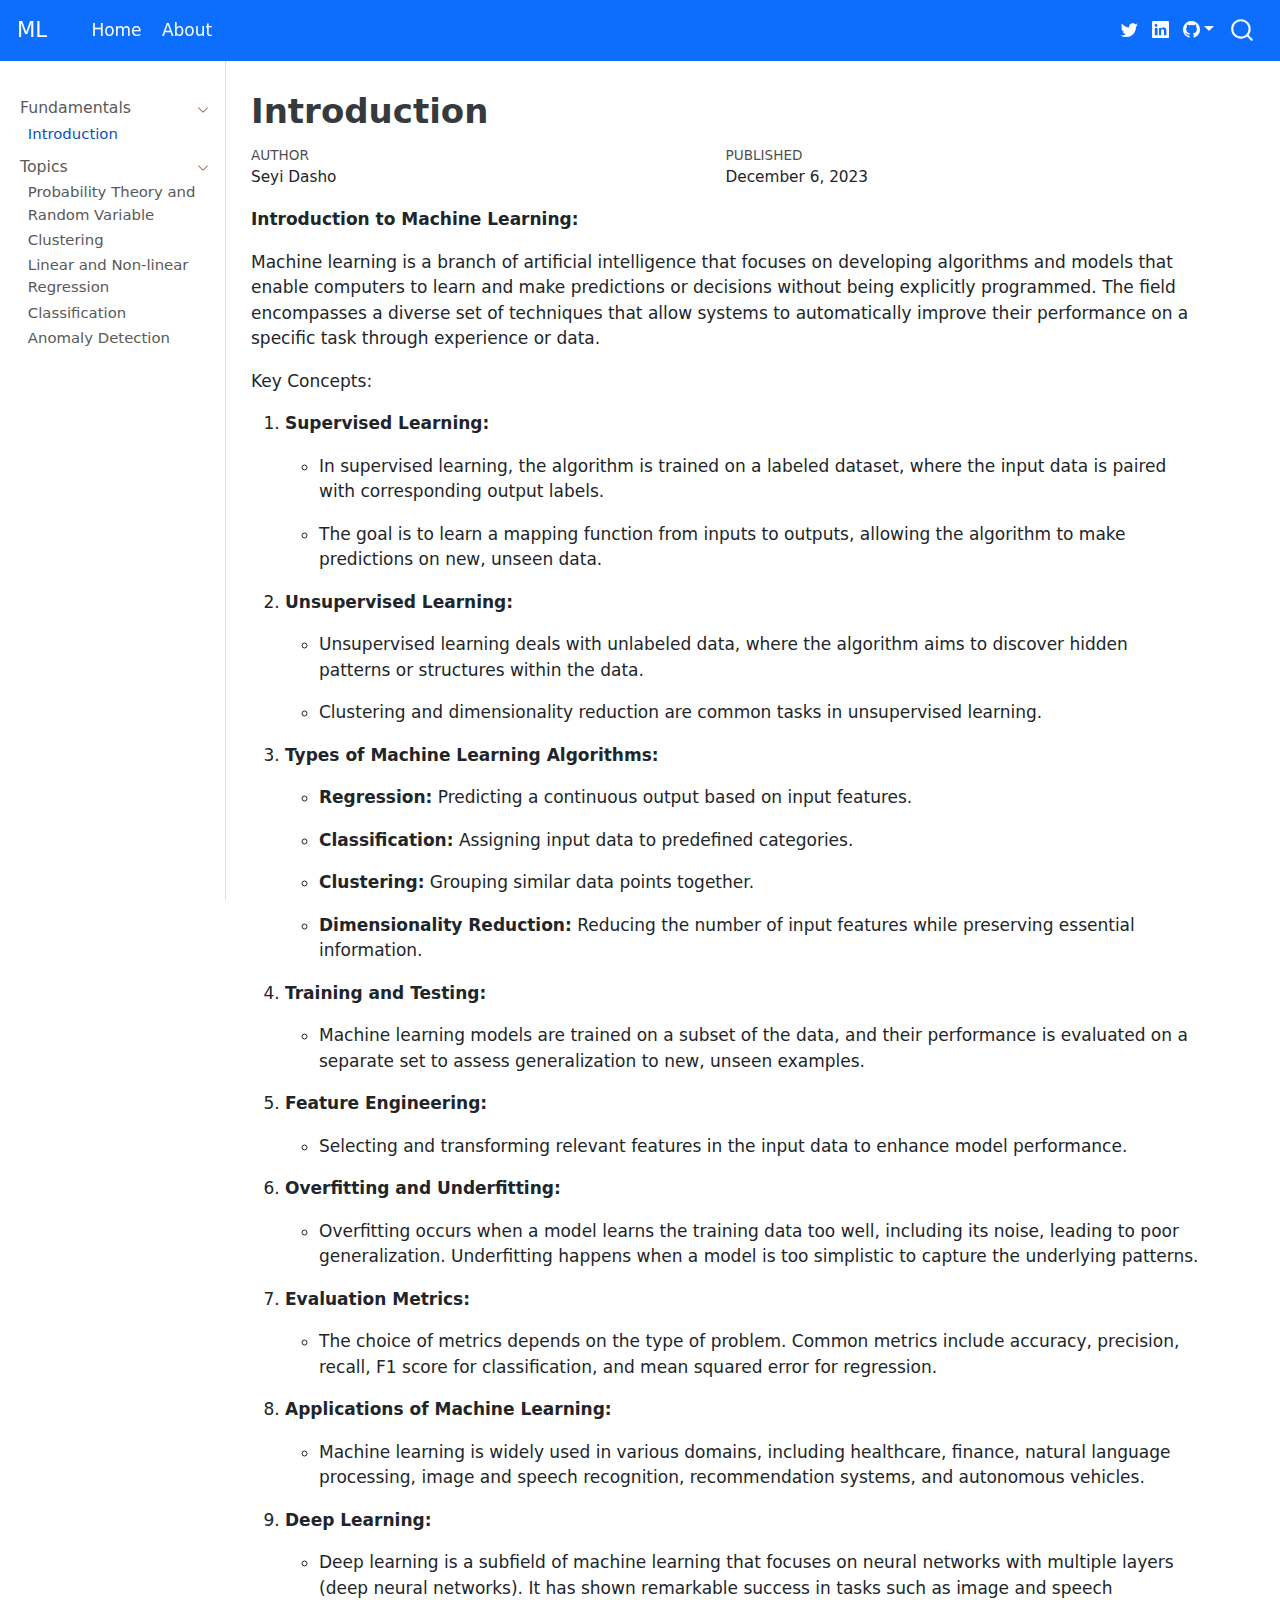
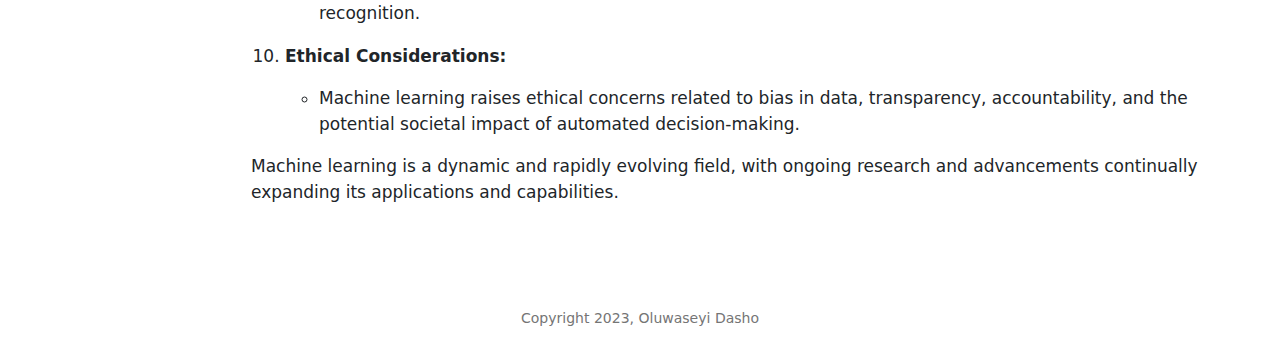
<file: docs/intro.html>
<!DOCTYPE html>
<html xmlns="http://www.w3.org/1999/xhtml" lang="en" xml:lang="en"><head>

<meta charset="utf-8">
<meta name="generator" content="quarto-1.3.450">

<meta name="viewport" content="width=device-width, initial-scale=1.0, user-scalable=yes">

<meta name="author" content="Seyi Dasho">
<meta name="dcterms.date" content="2023-12-06">

<title>ML - Introduction</title>
<style>
code{white-space: pre-wrap;}
span.smallcaps{font-variant: small-caps;}
div.columns{display: flex; gap: min(4vw, 1.5em);}
div.column{flex: auto; overflow-x: auto;}
div.hanging-indent{margin-left: 1.5em; text-indent: -1.5em;}
ul.task-list{list-style: none;}
ul.task-list li input[type="checkbox"] {
  width: 0.8em;
  margin: 0 0.8em 0.2em -1em; /* quarto-specific, see https://github.com/quarto-dev/quarto-cli/issues/4556 */ 
  vertical-align: middle;
}
</style>


<script src="site_libs/quarto-nav/quarto-nav.js"></script>
<script src="site_libs/quarto-nav/headroom.min.js"></script>
<script src="site_libs/clipboard/clipboard.min.js"></script>
<script src="site_libs/quarto-search/autocomplete.umd.js"></script>
<script src="site_libs/quarto-search/fuse.min.js"></script>
<script src="site_libs/quarto-search/quarto-search.js"></script>
<meta name="quarto:offset" content="./">
<script src="site_libs/quarto-html/quarto.js"></script>
<script src="site_libs/quarto-html/popper.min.js"></script>
<script src="site_libs/quarto-html/tippy.umd.min.js"></script>
<script src="site_libs/quarto-html/anchor.min.js"></script>
<link href="site_libs/quarto-html/tippy.css" rel="stylesheet">
<link href="site_libs/quarto-html/quarto-syntax-highlighting.css" rel="stylesheet" id="quarto-text-highlighting-styles">
<script src="site_libs/bootstrap/bootstrap.min.js"></script>
<link href="site_libs/bootstrap/bootstrap-icons.css" rel="stylesheet">
<link href="site_libs/bootstrap/bootstrap.min.css" rel="stylesheet" id="quarto-bootstrap" data-mode="light">
<script id="quarto-search-options" type="application/json">{
  "location": "navbar",
  "copy-button": false,
  "collapse-after": 3,
  "panel-placement": "end",
  "type": "overlay",
  "limit": 20,
  "language": {
    "search-no-results-text": "No results",
    "search-matching-documents-text": "matching documents",
    "search-copy-link-title": "Copy link to search",
    "search-hide-matches-text": "Hide additional matches",
    "search-more-match-text": "more match in this document",
    "search-more-matches-text": "more matches in this document",
    "search-clear-button-title": "Clear",
    "search-detached-cancel-button-title": "Cancel",
    "search-submit-button-title": "Submit",
    "search-label": "Search"
  }
}</script>


</head>

<body class="nav-sidebar docked nav-fixed fullcontent">

<div id="quarto-search-results"></div>
  <header id="quarto-header" class="headroom fixed-top">
    <nav class="navbar navbar-expand-lg navbar-dark ">
      <div class="navbar-container container-fluid">
      <div class="navbar-brand-container">
    <a class="navbar-brand" href="./index.html">
    <span class="navbar-title">ML</span>
    </a>
  </div>
            <div id="quarto-search" class="" title="Search"></div>
          <button class="navbar-toggler" type="button" data-bs-toggle="collapse" data-bs-target="#navbarCollapse" aria-controls="navbarCollapse" aria-expanded="false" aria-label="Toggle navigation" onclick="if (window.quartoToggleHeadroom) { window.quartoToggleHeadroom(); }">
  <span class="navbar-toggler-icon"></span>
</button>
          <div class="collapse navbar-collapse" id="navbarCollapse">
            <ul class="navbar-nav navbar-nav-scroll me-auto">
  <li class="nav-item">
    <a class="nav-link" href="./index.html" rel="" target="">
 <span class="menu-text">Home</span></a>
  </li>  
  <li class="nav-item">
    <a class="nav-link" href="./about.html" rel="" target="">
 <span class="menu-text">About</span></a>
  </li>  
</ul>
            <div class="quarto-navbar-tools ms-auto tools-wide">
    <a href="https://twitter.com/seyidasho/" rel="" title="" class="quarto-navigation-tool px-1" aria-label=""><i class="bi bi-twitter"></i></a>
    <a href="./www.linkedin.com/in/seyidasho/" rel="" title="" class="quarto-navigation-tool px-1" aria-label=""><i class="bi bi-linkedin"></i></a>
    <div class="dropdown">
      <a href="" title="" id="quarto-navigation-tool-dropdown-0" class="quarto-navigation-tool dropdown-toggle px-1" data-bs-toggle="dropdown" aria-expanded="false" aria-label=""><i class="bi bi-github"></i></a>
      <ul class="dropdown-menu dropdown-menu-end" aria-labelledby="quarto-navigation-tool-dropdown-0">
          <li>
            <a class="dropdown-item quarto-navbar-tools ms-auto-item" href="https://github.com/seyidasho/ML_Basics">
            Source Code
            </a>
          </li>
      </ul>
    </div>
</div>
          </div> <!-- /navcollapse -->
      </div> <!-- /container-fluid -->
    </nav>
  <nav class="quarto-secondary-nav">
    <div class="container-fluid d-flex">
      <button type="button" class="quarto-btn-toggle btn" data-bs-toggle="collapse" data-bs-target="#quarto-sidebar,#quarto-sidebar-glass" aria-controls="quarto-sidebar" aria-expanded="false" aria-label="Toggle sidebar navigation" onclick="if (window.quartoToggleHeadroom) { window.quartoToggleHeadroom(); }">
        <i class="bi bi-layout-text-sidebar-reverse"></i>
      </button>
      <nav class="quarto-page-breadcrumbs" aria-label="breadcrumb"><ol class="breadcrumb"><li class="breadcrumb-item"><a href="./intro.html">Fundamentals</a></li><li class="breadcrumb-item"><a href="./intro.html">Introduction</a></li></ol></nav>
      <a class="flex-grow-1" role="button" data-bs-toggle="collapse" data-bs-target="#quarto-sidebar,#quarto-sidebar-glass" aria-controls="quarto-sidebar" aria-expanded="false" aria-label="Toggle sidebar navigation" onclick="if (window.quartoToggleHeadroom) { window.quartoToggleHeadroom(); }">      
      </a>
    </div>
  </nav>
</header>
<!-- content -->
<div id="quarto-content" class="quarto-container page-columns page-rows-contents page-layout-article page-navbar">
<!-- sidebar -->
  <nav id="quarto-sidebar" class="sidebar collapse collapse-horizontal sidebar-navigation docked overflow-auto">
    <div class="sidebar-menu-container"> 
    <ul class="list-unstyled mt-1">
        <li class="sidebar-item sidebar-item-section">
      <div class="sidebar-item-container"> 
            <a class="sidebar-item-text sidebar-link text-start" data-bs-toggle="collapse" data-bs-target="#quarto-sidebar-section-1" aria-expanded="true">
 <span class="menu-text">Fundamentals</span></a>
          <a class="sidebar-item-toggle text-start" data-bs-toggle="collapse" data-bs-target="#quarto-sidebar-section-1" aria-expanded="true" aria-label="Toggle section">
            <i class="bi bi-chevron-right ms-2"></i>
          </a> 
      </div>
      <ul id="quarto-sidebar-section-1" class="collapse list-unstyled sidebar-section depth1 show">  
          <li class="sidebar-item">
  <div class="sidebar-item-container"> 
  <a href="./intro.html" class="sidebar-item-text sidebar-link active">
 <span class="menu-text">Introduction</span></a>
  </div>
</li>
      </ul>
  </li>
        <li class="sidebar-item sidebar-item-section">
      <div class="sidebar-item-container"> 
            <a class="sidebar-item-text sidebar-link text-start" data-bs-toggle="collapse" data-bs-target="#quarto-sidebar-section-2" aria-expanded="true">
 <span class="menu-text">Topics</span></a>
          <a class="sidebar-item-toggle text-start" data-bs-toggle="collapse" data-bs-target="#quarto-sidebar-section-2" aria-expanded="true" aria-label="Toggle section">
            <i class="bi bi-chevron-right ms-2"></i>
          </a> 
      </div>
      <ul id="quarto-sidebar-section-2" class="collapse list-unstyled sidebar-section depth1 show">  
          <li class="sidebar-item">
  <div class="sidebar-item-container"> 
  <a href="./Prob_Theory_Rnd.html" class="sidebar-item-text sidebar-link">
 <span class="menu-text">Probability Theory and Random Variable</span></a>
  </div>
</li>
          <li class="sidebar-item">
  <div class="sidebar-item-container"> 
  <a href="./clustering.html" class="sidebar-item-text sidebar-link">
 <span class="menu-text">Clustering</span></a>
  </div>
</li>
          <li class="sidebar-item">
  <div class="sidebar-item-container"> 
  <a href="./L_NL_Regression.html" class="sidebar-item-text sidebar-link">
 <span class="menu-text">Linear and Non-linear Regression</span></a>
  </div>
</li>
          <li class="sidebar-item">
  <div class="sidebar-item-container"> 
  <a href="./Classification.html" class="sidebar-item-text sidebar-link">
 <span class="menu-text">Classification</span></a>
  </div>
</li>
          <li class="sidebar-item">
  <div class="sidebar-item-container"> 
  <a href="./Anomaly_Detection.html" class="sidebar-item-text sidebar-link">
 <span class="menu-text">Anomaly Detection</span></a>
  </div>
</li>
      </ul>
  </li>
    </ul>
    </div>
</nav>
<div id="quarto-sidebar-glass" data-bs-toggle="collapse" data-bs-target="#quarto-sidebar,#quarto-sidebar-glass"></div>
<!-- margin-sidebar -->
    
<!-- main -->
<main class="content" id="quarto-document-content">

<header id="title-block-header" class="quarto-title-block default">
<div class="quarto-title">
<h1 class="title">Introduction</h1>
</div>



<div class="quarto-title-meta">

    <div>
    <div class="quarto-title-meta-heading">Author</div>
    <div class="quarto-title-meta-contents">
             <p>Seyi Dasho </p>
          </div>
  </div>
    
    <div>
    <div class="quarto-title-meta-heading">Published</div>
    <div class="quarto-title-meta-contents">
      <p class="date">December 6, 2023</p>
    </div>
  </div>
  
    
  </div>
  

</header>

<p><strong>Introduction to Machine Learning:</strong></p>
<p>Machine learning is a branch of artificial intelligence that focuses on developing algorithms and models that enable computers to learn and make predictions or decisions without being explicitly programmed. The field encompasses a diverse set of techniques that allow systems to automatically improve their performance on a specific task through experience or data.</p>
<p>Key Concepts:</p>
<ol type="1">
<li><p><strong>Supervised Learning:</strong></p>
<ul>
<li><p>In supervised learning, the algorithm is trained on a labeled dataset, where the input data is paired with corresponding output labels.</p></li>
<li><p>The goal is to learn a mapping function from inputs to outputs, allowing the algorithm to make predictions on new, unseen data.</p></li>
</ul></li>
<li><p><strong>Unsupervised Learning:</strong></p>
<ul>
<li><p>Unsupervised learning deals with unlabeled data, where the algorithm aims to discover hidden patterns or structures within the data.</p></li>
<li><p>Clustering and dimensionality reduction are common tasks in unsupervised learning.</p></li>
</ul></li>
<li><p><strong>Types of Machine Learning Algorithms:</strong></p>
<ul>
<li><p><strong>Regression:</strong> Predicting a continuous output based on input features.</p></li>
<li><p><strong>Classification:</strong> Assigning input data to predefined categories.</p></li>
<li><p><strong>Clustering:</strong> Grouping similar data points together.</p></li>
<li><p><strong>Dimensionality Reduction:</strong> Reducing the number of input features while preserving essential information.</p></li>
</ul></li>
<li><p><strong>Training and Testing:</strong></p>
<ul>
<li>Machine learning models are trained on a subset of the data, and their performance is evaluated on a separate set to assess generalization to new, unseen examples.</li>
</ul></li>
<li><p><strong>Feature Engineering:</strong></p>
<ul>
<li>Selecting and transforming relevant features in the input data to enhance model performance.</li>
</ul></li>
<li><p><strong>Overfitting and Underfitting:</strong></p>
<ul>
<li>Overfitting occurs when a model learns the training data too well, including its noise, leading to poor generalization. Underfitting happens when a model is too simplistic to capture the underlying patterns.</li>
</ul></li>
<li><p><strong>Evaluation Metrics:</strong></p>
<ul>
<li>The choice of metrics depends on the type of problem. Common metrics include accuracy, precision, recall, F1 score for classification, and mean squared error for regression.</li>
</ul></li>
<li><p><strong>Applications of Machine Learning:</strong></p>
<ul>
<li>Machine learning is widely used in various domains, including healthcare, finance, natural language processing, image and speech recognition, recommendation systems, and autonomous vehicles.</li>
</ul></li>
<li><p><strong>Deep Learning:</strong></p>
<ul>
<li>Deep learning is a subfield of machine learning that focuses on neural networks with multiple layers (deep neural networks). It has shown remarkable success in tasks such as image and speech recognition.</li>
</ul></li>
<li><p><strong>Ethical Considerations:</strong></p>
<ul>
<li>Machine learning raises ethical concerns related to bias in data, transparency, accountability, and the potential societal impact of automated decision-making.</li>
</ul></li>
</ol>
<p>Machine learning is a dynamic and rapidly evolving field, with ongoing research and advancements continually expanding its applications and capabilities.</p>



<a onclick="window.scrollTo(0, 0); return false;" role="button" id="quarto-back-to-top"><i class="bi bi-arrow-up"></i> Back to top</a></main> <!-- /main -->
<script id="quarto-html-after-body" type="application/javascript">
window.document.addEventListener("DOMContentLoaded", function (event) {
  const toggleBodyColorMode = (bsSheetEl) => {
    const mode = bsSheetEl.getAttribute("data-mode");
    const bodyEl = window.document.querySelector("body");
    if (mode === "dark") {
      bodyEl.classList.add("quarto-dark");
      bodyEl.classList.remove("quarto-light");
    } else {
      bodyEl.classList.add("quarto-light");
      bodyEl.classList.remove("quarto-dark");
    }
  }
  const toggleBodyColorPrimary = () => {
    const bsSheetEl = window.document.querySelector("link#quarto-bootstrap");
    if (bsSheetEl) {
      toggleBodyColorMode(bsSheetEl);
    }
  }
  toggleBodyColorPrimary();  
  const icon = "";
  const anchorJS = new window.AnchorJS();
  anchorJS.options = {
    placement: 'right',
    icon: icon
  };
  anchorJS.add('.anchored');
  const isCodeAnnotation = (el) => {
    for (const clz of el.classList) {
      if (clz.startsWith('code-annotation-')) {                     
        return true;
      }
    }
    return false;
  }
  const clipboard = new window.ClipboardJS('.code-copy-button', {
    text: function(trigger) {
      const codeEl = trigger.previousElementSibling.cloneNode(true);
      for (const childEl of codeEl.children) {
        if (isCodeAnnotation(childEl)) {
          childEl.remove();
        }
      }
      return codeEl.innerText;
    }
  });
  clipboard.on('success', function(e) {
    // button target
    const button = e.trigger;
    // don't keep focus
    button.blur();
    // flash "checked"
    button.classList.add('code-copy-button-checked');
    var currentTitle = button.getAttribute("title");
    button.setAttribute("title", "Copied!");
    let tooltip;
    if (window.bootstrap) {
      button.setAttribute("data-bs-toggle", "tooltip");
      button.setAttribute("data-bs-placement", "left");
      button.setAttribute("data-bs-title", "Copied!");
      tooltip = new bootstrap.Tooltip(button, 
        { trigger: "manual", 
          customClass: "code-copy-button-tooltip",
          offset: [0, -8]});
      tooltip.show();    
    }
    setTimeout(function() {
      if (tooltip) {
        tooltip.hide();
        button.removeAttribute("data-bs-title");
        button.removeAttribute("data-bs-toggle");
        button.removeAttribute("data-bs-placement");
      }
      button.setAttribute("title", currentTitle);
      button.classList.remove('code-copy-button-checked');
    }, 1000);
    // clear code selection
    e.clearSelection();
  });
  function tippyHover(el, contentFn) {
    const config = {
      allowHTML: true,
      content: contentFn,
      maxWidth: 500,
      delay: 100,
      arrow: false,
      appendTo: function(el) {
          return el.parentElement;
      },
      interactive: true,
      interactiveBorder: 10,
      theme: 'quarto',
      placement: 'bottom-start'
    };
    window.tippy(el, config); 
  }
  const noterefs = window.document.querySelectorAll('a[role="doc-noteref"]');
  for (var i=0; i<noterefs.length; i++) {
    const ref = noterefs[i];
    tippyHover(ref, function() {
      // use id or data attribute instead here
      let href = ref.getAttribute('data-footnote-href') || ref.getAttribute('href');
      try { href = new URL(href).hash; } catch {}
      const id = href.replace(/^#\/?/, "");
      const note = window.document.getElementById(id);
      return note.innerHTML;
    });
  }
      let selectedAnnoteEl;
      const selectorForAnnotation = ( cell, annotation) => {
        let cellAttr = 'data-code-cell="' + cell + '"';
        let lineAttr = 'data-code-annotation="' +  annotation + '"';
        const selector = 'span[' + cellAttr + '][' + lineAttr + ']';
        return selector;
      }
      const selectCodeLines = (annoteEl) => {
        const doc = window.document;
        const targetCell = annoteEl.getAttribute("data-target-cell");
        const targetAnnotation = annoteEl.getAttribute("data-target-annotation");
        const annoteSpan = window.document.querySelector(selectorForAnnotation(targetCell, targetAnnotation));
        const lines = annoteSpan.getAttribute("data-code-lines").split(",");
        const lineIds = lines.map((line) => {
          return targetCell + "-" + line;
        })
        let top = null;
        let height = null;
        let parent = null;
        if (lineIds.length > 0) {
            //compute the position of the single el (top and bottom and make a div)
            const el = window.document.getElementById(lineIds[0]);
            top = el.offsetTop;
            height = el.offsetHeight;
            parent = el.parentElement.parentElement;
          if (lineIds.length > 1) {
            const lastEl = window.document.getElementById(lineIds[lineIds.length - 1]);
            const bottom = lastEl.offsetTop + lastEl.offsetHeight;
            height = bottom - top;
          }
          if (top !== null && height !== null && parent !== null) {
            // cook up a div (if necessary) and position it 
            let div = window.document.getElementById("code-annotation-line-highlight");
            if (div === null) {
              div = window.document.createElement("div");
              div.setAttribute("id", "code-annotation-line-highlight");
              div.style.position = 'absolute';
              parent.appendChild(div);
            }
            div.style.top = top - 2 + "px";
            div.style.height = height + 4 + "px";
            let gutterDiv = window.document.getElementById("code-annotation-line-highlight-gutter");
            if (gutterDiv === null) {
              gutterDiv = window.document.createElement("div");
              gutterDiv.setAttribute("id", "code-annotation-line-highlight-gutter");
              gutterDiv.style.position = 'absolute';
              const codeCell = window.document.getElementById(targetCell);
              const gutter = codeCell.querySelector('.code-annotation-gutter');
              gutter.appendChild(gutterDiv);
            }
            gutterDiv.style.top = top - 2 + "px";
            gutterDiv.style.height = height + 4 + "px";
          }
          selectedAnnoteEl = annoteEl;
        }
      };
      const unselectCodeLines = () => {
        const elementsIds = ["code-annotation-line-highlight", "code-annotation-line-highlight-gutter"];
        elementsIds.forEach((elId) => {
          const div = window.document.getElementById(elId);
          if (div) {
            div.remove();
          }
        });
        selectedAnnoteEl = undefined;
      };
      // Attach click handler to the DT
      const annoteDls = window.document.querySelectorAll('dt[data-target-cell]');
      for (const annoteDlNode of annoteDls) {
        annoteDlNode.addEventListener('click', (event) => {
          const clickedEl = event.target;
          if (clickedEl !== selectedAnnoteEl) {
            unselectCodeLines();
            const activeEl = window.document.querySelector('dt[data-target-cell].code-annotation-active');
            if (activeEl) {
              activeEl.classList.remove('code-annotation-active');
            }
            selectCodeLines(clickedEl);
            clickedEl.classList.add('code-annotation-active');
          } else {
            // Unselect the line
            unselectCodeLines();
            clickedEl.classList.remove('code-annotation-active');
          }
        });
      }
  const findCites = (el) => {
    const parentEl = el.parentElement;
    if (parentEl) {
      const cites = parentEl.dataset.cites;
      if (cites) {
        return {
          el,
          cites: cites.split(' ')
        };
      } else {
        return findCites(el.parentElement)
      }
    } else {
      return undefined;
    }
  };
  var bibliorefs = window.document.querySelectorAll('a[role="doc-biblioref"]');
  for (var i=0; i<bibliorefs.length; i++) {
    const ref = bibliorefs[i];
    const citeInfo = findCites(ref);
    if (citeInfo) {
      tippyHover(citeInfo.el, function() {
        var popup = window.document.createElement('div');
        citeInfo.cites.forEach(function(cite) {
          var citeDiv = window.document.createElement('div');
          citeDiv.classList.add('hanging-indent');
          citeDiv.classList.add('csl-entry');
          var biblioDiv = window.document.getElementById('ref-' + cite);
          if (biblioDiv) {
            citeDiv.innerHTML = biblioDiv.innerHTML;
          }
          popup.appendChild(citeDiv);
        });
        return popup.innerHTML;
      });
    }
  }
});
</script>
</div> <!-- /content -->
<footer class="footer">
  <div class="nav-footer">
    <div class="nav-footer-left">
      &nbsp;
    </div>   
    <div class="nav-footer-center">Copyright 2023, Oluwaseyi Dasho</div>
    <div class="nav-footer-right">
      &nbsp;
    </div>
  </div>
</footer>



</body></html>
</file>
<file: docs/site_libs/quarto-html/tippy.css>
.tippy-box[data-animation=fade][data-state=hidden]{opacity:0}[data-tippy-root]{max-width:calc(100vw - 10px)}.tippy-box{position:relative;background-color:#333;color:#fff;border-radius:4px;font-size:14px;line-height:1.4;white-space:normal;outline:0;transition-property:transform,visibility,opacity}.tippy-box[data-placement^=top]>.tippy-arrow{bottom:0}.tippy-box[data-placement^=top]>.tippy-arrow:before{bottom:-7px;left:0;border-width:8px 8px 0;border-top-color:initial;transform-origin:center top}.tippy-box[data-placement^=bottom]>.tippy-arrow{top:0}.tippy-box[data-placement^=bottom]>.tippy-arrow:before{top:-7px;left:0;border-width:0 8px 8px;border-bottom-color:initial;transform-origin:center bottom}.tippy-box[data-placement^=left]>.tippy-arrow{right:0}.tippy-box[data-placement^=left]>.tippy-arrow:before{border-width:8px 0 8px 8px;border-left-color:initial;right:-7px;transform-origin:center left}.tippy-box[data-placement^=right]>.tippy-arrow{left:0}.tippy-box[data-placement^=right]>.tippy-arrow:before{left:-7px;border-width:8px 8px 8px 0;border-right-color:initial;transform-origin:center right}.tippy-box[data-inertia][data-state=visible]{transition-timing-function:cubic-bezier(.54,1.5,.38,1.11)}.tippy-arrow{width:16px;height:16px;color:#333}.tippy-arrow:before{content:"";position:absolute;border-color:transparent;border-style:solid}.tippy-content{position:relative;padding:5px 9px;z-index:1}
</file>
<file: docs/site_libs/quarto-html/quarto-syntax-highlighting.css>
/* quarto syntax highlight colors */
:root {
  --quarto-hl-ot-color: #003B4F;
  --quarto-hl-at-color: #657422;
  --quarto-hl-ss-color: #20794D;
  --quarto-hl-an-color: #5E5E5E;
  --quarto-hl-fu-color: #4758AB;
  --quarto-hl-st-color: #20794D;
  --quarto-hl-cf-color: #003B4F;
  --quarto-hl-op-color: #5E5E5E;
  --quarto-hl-er-color: #AD0000;
  --quarto-hl-bn-color: #AD0000;
  --quarto-hl-al-color: #AD0000;
  --quarto-hl-va-color: #111111;
  --quarto-hl-bu-color: inherit;
  --quarto-hl-ex-color: inherit;
  --quarto-hl-pp-color: #AD0000;
  --quarto-hl-in-color: #5E5E5E;
  --quarto-hl-vs-color: #20794D;
  --quarto-hl-wa-color: #5E5E5E;
  --quarto-hl-do-color: #5E5E5E;
  --quarto-hl-im-color: #00769E;
  --quarto-hl-ch-color: #20794D;
  --quarto-hl-dt-color: #AD0000;
  --quarto-hl-fl-color: #AD0000;
  --quarto-hl-co-color: #5E5E5E;
  --quarto-hl-cv-color: #5E5E5E;
  --quarto-hl-cn-color: #8f5902;
  --quarto-hl-sc-color: #5E5E5E;
  --quarto-hl-dv-color: #AD0000;
  --quarto-hl-kw-color: #003B4F;
}

/* other quarto variables */
:root {
  --quarto-font-monospace: SFMono-Regular, Menlo, Monaco, Consolas, "Liberation Mono", "Courier New", monospace;
}

pre > code.sourceCode > span {
  color: #003B4F;
}

code span {
  color: #003B4F;
}

code.sourceCode > span {
  color: #003B4F;
}

div.sourceCode,
div.sourceCode pre.sourceCode {
  color: #003B4F;
}

code span.ot {
  color: #003B4F;
  font-style: inherit;
}

code span.at {
  color: #657422;
  font-style: inherit;
}

code span.ss {
  color: #20794D;
  font-style: inherit;
}

code span.an {
  color: #5E5E5E;
  font-style: inherit;
}

code span.fu {
  color: #4758AB;
  font-style: inherit;
}

code span.st {
  color: #20794D;
  font-style: inherit;
}

code span.cf {
  color: #003B4F;
  font-style: inherit;
}

code span.op {
  color: #5E5E5E;
  font-style: inherit;
}

code span.er {
  color: #AD0000;
  font-style: inherit;
}

code span.bn {
  color: #AD0000;
  font-style: inherit;
}

code span.al {
  color: #AD0000;
  font-style: inherit;
}

code span.va {
  color: #111111;
  font-style: inherit;
}

code span.bu {
  font-style: inherit;
}

code span.ex {
  font-style: inherit;
}

code span.pp {
  color: #AD0000;
  font-style: inherit;
}

code span.in {
  color: #5E5E5E;
  font-style: inherit;
}

code span.vs {
  color: #20794D;
  font-style: inherit;
}

code span.wa {
  color: #5E5E5E;
  font-style: italic;
}

code span.do {
  color: #5E5E5E;
  font-style: italic;
}

code span.im {
  color: #00769E;
  font-style: inherit;
}

code span.ch {
  color: #20794D;
  font-style: inherit;
}

code span.dt {
  color: #AD0000;
  font-style: inherit;
}

code span.fl {
  color: #AD0000;
  font-style: inherit;
}

code span.co {
  color: #5E5E5E;
  font-style: inherit;
}

code span.cv {
  color: #5E5E5E;
  font-style: italic;
}

code span.cn {
  color: #8f5902;
  font-style: inherit;
}

code span.sc {
  color: #5E5E5E;
  font-style: inherit;
}

code span.dv {
  color: #AD0000;
  font-style: inherit;
}

code span.kw {
  color: #003B4F;
  font-style: inherit;
}

.prevent-inlining {
  content: "</";
}

/*# sourceMappingURL=debc5d5d77c3f9108843748ff7464032.css.map */
</file>
